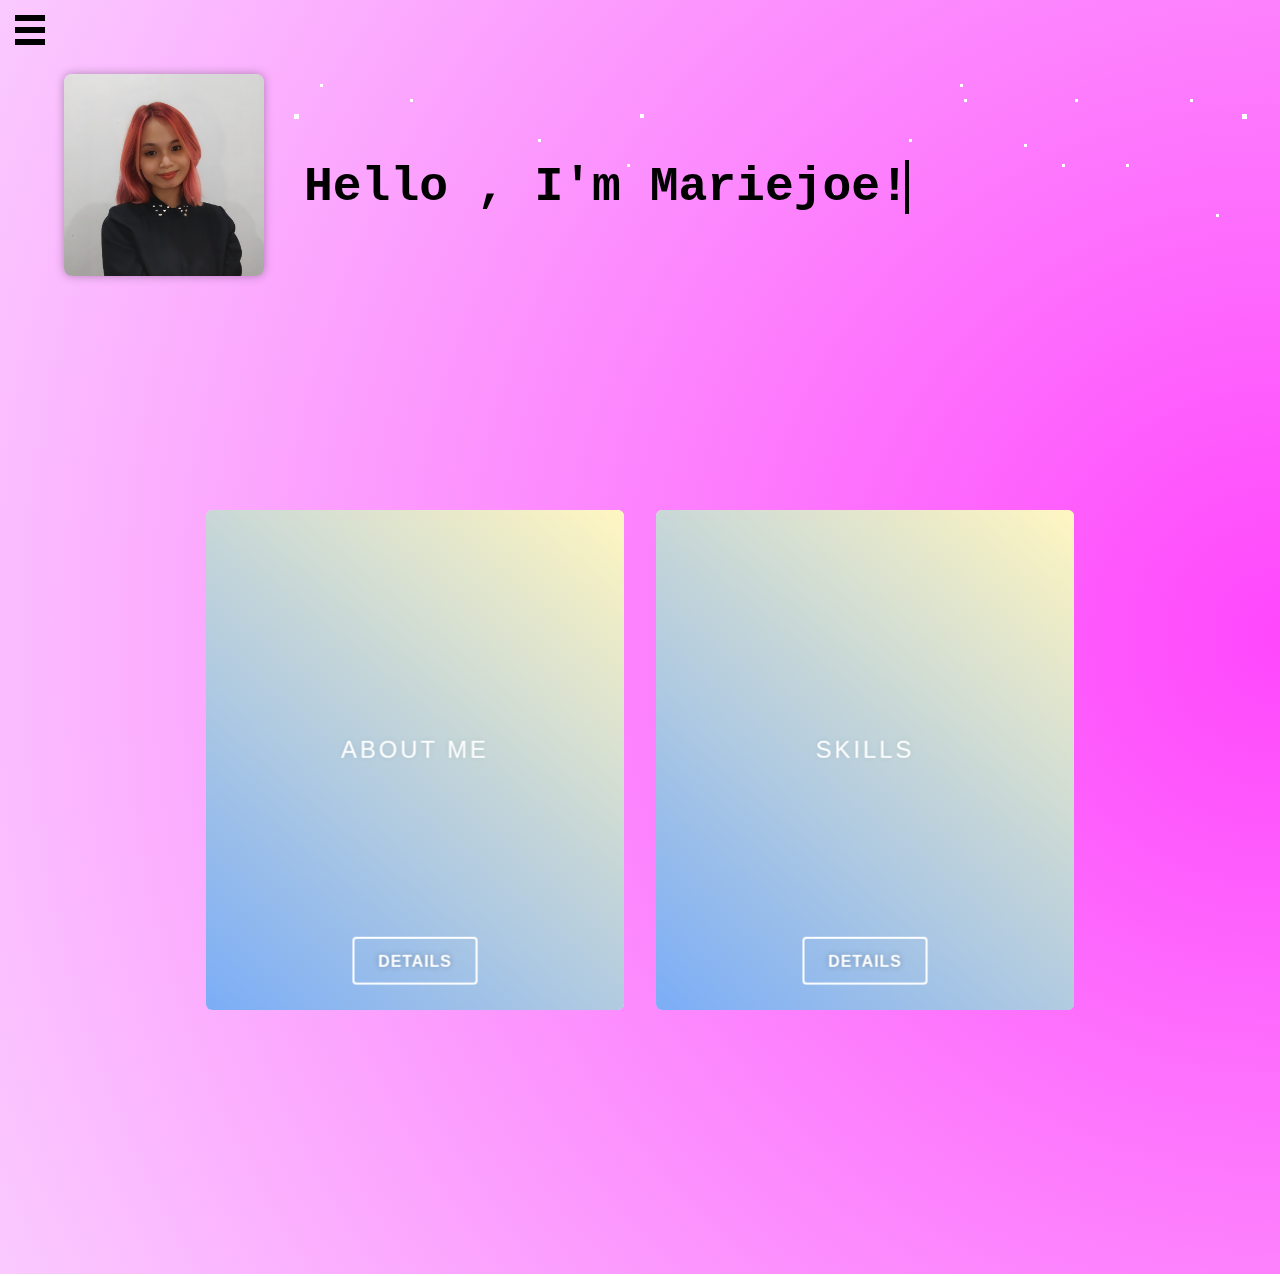
<file: index.html>
<!DOCTYPE html>
<html>
<head>
	<meta charset="utf-8">
	<meta name="viewport" content="width=device-width, initial-scale=1">
	<title>Home | Portfolio</title>
<link rel="stylesheet" type="text/css" href="styles.css">
</head>
<body>


		<ul class="navigation">
	<li class="nav-item"><a href="index.html">Home</a></li>
	<li class="nav-item"><a href="about.html">About</a></li>
	<li class="nav-item"><a href="project.html">Projects</a></li>
	<li class="nav-item"><a href="contact.html">Contact</a></li>
</ul>

<input type="checkbox" id="nav-trigger" class="nav-trigger" />
<label for="nav-trigger"></label>

<div class="site-wrap">

	<div class="cloudPane">
            <div class="stars">
                <div class="star" id="star1"></div>
                <div class="star"></div>
                <div class="star" id="star2"></div>
                <div class="star"></div>
                <div class="star" id="star3"></div>
                <div class="star"></div>
                <div class="star" id="star4"></div>
                <div class="star"></div>  
                <div class="star" id="star5"></div>
                <div class="star"></div>  
                <div class="star" id="star6"></div>
                <div class="star"></div>  
                <div class="star" id="star7"></div>
                <div class="star"></div>  
                <div class="star" id="star8"></div>
                <div class="star"></div>  
                <div class="star" id="star9"></div>
                <div class="star"></div>  
                <div class="star" id="star10"></div>
                 <div class="star"></div> 
                <div class="star" id="star11"></div>
                 <div class="star"></div> 
            </div>
  
            <div class="bigCloud" id="cloud1">
                <div class="largeCircle" id="circ1">
                     
                    <div class="largeCircle" id="circ1shadow"></div>
                </div>
                <div class="middleCircle" id="circ2">
                    <div class="middleCircle" id="circ2shadow"></div>
                </div>
                <div class="middleCircle" id="circ3">
                    <div class="middleCircle" id="circ3shadow"></div>
                </div>
                <div class="smallCircle" id="circ4"></div>
                <div class="smallCircle" id="circ5">
                    <div class="smallCircle" id="circ5shadow"></div>
                </div>
                <div class="smallCircle" id="circ6">
                    <div class="smallCircle" id="circ6shadow"></div>
                </div>
            </div>
            <div class="bigCloud" id="cloud2">
                <div class="largeCircle" id="circ1">
                    <div class="largeCircle" id="circ1shadow"></div>
                </div>
                <div class="middleCircle" id="circ2">
                    <div class="middleCircle" id="circ2shadow"></div>
                </div>
                <div class="middleCircle" id="circ3">
                    <div class="middleCircle" id="circ3shadow"></div>
                </div>
                <div class="smallCircle" id="circ4"></div>
                <div class="smallCircle" id="circ5">
                    <div class="smallCircle" id="circ5shadow"></div>
                </div>
                <div class="smallCircle" id="circ6">
                    <div class="smallCircle" id="circ6shadow"></div>
                </div>
            </div>
  
            <div class="bigCloud" id="cloud3">
                <div class="largeCircle" id="circ1">
                    <div class="largeCircle" id="circ1shadow"></div>
                </div>
                <div class="middleCircle" id="circ2">
                    <div class="middleCircle" id="circ2shadow"></div>
                </div>
                <div class="middleCircle" id="circ3">
                    <div class="middleCircle" id="circ3shadow"></div>
                </div>
                <div class="smallCircle" id="circ4"></div>
                <div class="smallCircle" id="circ5">
                    <div class="smallCircle" id="circ5shadow"></div>
                </div>
                <div class="smallCircle" id="circ6">
                    <div class="smallCircle" id="circ6shadow"></div>
                </div>
            </div>
  
            <div class="bigCloud" id="cloud4">
                <div class="largeCircle" id="circ1">
                    <div class="largeCircle" id="circ1shadow"></div>
                </div>
                <div class="middleCircle" id="circ2">
                    <div class="middleCircle" id="circ2shadow"></div>
                </div>
                <div class="middleCircle" id="circ3">
                    <div class="middleCircle" id="circ3shadow"></div>
                </div>
                <div class="smallCircle" id="circ4"></div>
                <div class="smallCircle" id="circ5">
                    <div class="smallCircle" id="circ5shadow"></div>
                </div>
                <div class="smallCircle" id="circ6">
                    <div class="smallCircle" id="circ6shadow"></div>
                </div>
            </div>
  
            <div class="bigCloud" id="cloud5">
                <div class="largeCircle" id="circ1">
                    <div class="largeCircle" id="circ1shadow"></div>
                </div>
                <div class="middleCircle" id="circ2">
                    <div class="middleCircle" id="circ2shadow"></div>
                </div>
                <div class="middleCircle" id="circ3">
                    <div class="middleCircle" id="circ3shadow"></div>
                </div>
                <div class="smallCircle" id="circ4"></div>
                <div class="smallCircle" id="circ5">
                    <div class="smallCircle" id="circ5shadow"></div>
                </div>
                <div class="smallCircle" id="circ6">
                    <div class="smallCircle" id="circ6shadow"></div>
                </div>
            </div>
  
            <div class="bigCloud" id="cloud6">
                <div class="largeCircle" id="circ1">
                    <div class="largeCircle" id="circ1shadow"></div>
                </div>
                <div class="middleCircle" id="circ2">
                    <div class="middleCircle" id="circ2shadow"></div>
                </div>
                <div class="middleCircle" id="circ3">
                    <div class="middleCircle" id="circ3shadow"></div>
                </div>
                <div class="smallCircle" id="circ4"></div>
                <div class="smallCircle" id="circ5">
                    <div class="smallCircle" id="circ5shadow"></div>
                </div>
                <div class="smallCircle" id="circ6">
                    <div class="smallCircle" id="circ6shadow"></div>
                </div>
            </div>
  
            <div class="bigCloud" id="cloud7">
                <div class="largeCircle" id="circ1">
                    <div class="largeCircle" id="circ1shadow"></div>
                </div>
                <div class="middleCircle" id="circ2">
                    <div class="middleCircle" id="circ2shadow"></div>
                </div>
                <div class="middleCircle" id="circ3">
                    <div class="middleCircle" id="circ3shadow"></div>
                </div>
                <div class="smallCircle" id="circ4"></div>
                <div class="smallCircle" id="circ5">
                    <div class="smallCircle" id="circ5shadow"></div>
                </div>
                <div class="smallCircle" id="circ6">
                    <div class="smallCircle" id="circ6shadow"></div>
                </div>
            </div>
</div>
	
	<img src="pic.jpg" alt="Description of your image" style="width: 100%; height: auto;" align="left">

  <div class="hi">
  <h1>Hello , I'm Mariejoe!</h1>
    </div>



  <div class="wrapper">
        <div class="card">
            <input type="checkbox" id="card1" class="more" aria-hidden="true">
            <div class="content">
                <div class="front" style="background-image: url('https://i.pinimg.com/564x/9a/c6/da/9ac6da7444795b214dd50f20e11cb78a.jpg')">
                    <div class="inner">
                        <h2>About me</h2>
                        <div class="rating">
                            <i class="fas fa-star"></i>
                            <i class="fas fa-star"></i>
                            <i class="fas fa-star"></i>
                            <i class="fas fa-star"></i>
                            <i class="far fa-star"></i>
                        </div>
                        <label for="card1" class="button" aria-hidden="true">
                            Details
                        </label>
                    </div>
                </div>
                <div class="back">
                    <div class="inner">
                        
                        <div class="description">
                            <p> I'm Mariejoe B. Diamzon, a computer science student from the Philippines, I’m investing hours daily to be the best version of myself with a unique mind and happy heart. With a passion for Salesforce, I'm on Trailhead sharpening my skills. Outside of class, you'll find me buried in books or enjoying a good movie.</p>
                        </div>
                        <div class="location">Cavite, Philippines</div>
                        <div class="price"><a href="about.html">Click here to view more</a></div>
                        <label for="card1" class="button return" aria-hidden="true">
                            <i class="fas fa-arrow-left"></i>
                        </label>
                    </div>
                </div>
            </div>
        </div>
        <div class="card">
            <input type="checkbox" id="card2" class="more">
            <div class="content">
                <div class="front" style="background-image: url('https://i.pinimg.com/564x/2b/90/e3/2b90e3a732a18e3849f9fc7248b82656.jpg')">
                    <div class="inner">
                        <h2>Skills</h2>
                        <div class="rating">
                            <i class="fas fa-star"></i>
                            <i class="fas fa-star"></i>
                            <i class="fas fa-star"></i>
                            <i class="fas fa-star-half-alt"></i>
                            <i class="far fa-star"></i>
                        </div>
                        <label for="card2" class="button" aria-hidden="true">
                            Details
                        </label>
                    </div>
                </div>
                <div class="back">
                    <div class="inner">
                        <div class="description">
                            <p>
                                As a computer science student in the Philippines, I've dedicated myself to mastering a wide range of computer-related subjects. With a rigorous schedule of 8 hours of classes each day, I strive to be the best student by cultivating a unique and powerful mind. My passion for knowledge extends beyond the classroom, as I engage in activities like reading and watching movies to broaden my understanding.<br><br>
                                Mastery:
                            </p>
                            <ul>
                                <li>Programming Languages: C++, Java, Python</li>
                                <li>Web Development: HTML, CSS, Javascript</li>
                                <li>Problem Solving</li>
                                <li>Video and Picture Editing</li>
                                <li>Salesforce Development</li>
                            </ul>
                        </div>
                        <div class="location">Software Engineer in the making</div>
                        <label for="card2" class="button return" aria-hidden="true">
                            <i class="fas fa-arrow-left"></i>
                        </label>
                    </div>
                </div>
            </div>
        </div>
        




</body>
</html>
</file>
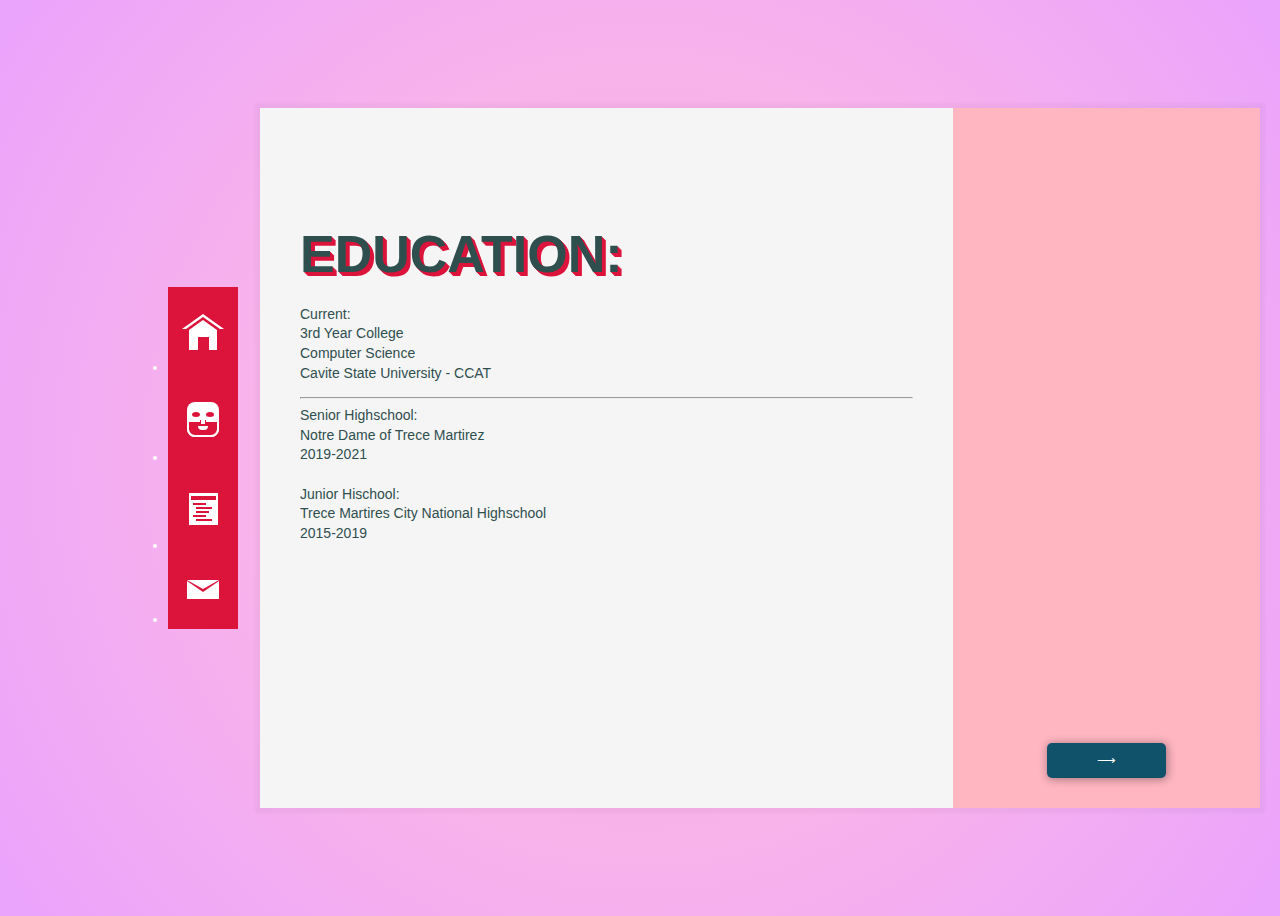
<file: about.html>
<!DOCTYPE html>
<html>
<head>
  <meta charset="utf-8">
  <meta name="viewport" content="width=device-width, initial-scale=1">
  <link rel="stylesheet" type="text/css" href="about.css">
  <title> Aboout Me | Portfolio</title>
</head>
<body>

<div class="icons">
<nav>
  <ul>
    <li>
      <div class="home-icon">
              <a href="index.html">
        <div class="roof">
          <div class="roof-edge"></div>
        </div>
        <div class="front"></div>
      </a>
      </div>
    </li>
    <li>
      <div class="about-icon">
        <a href="about.html">
        <div class="head">
          <div class="eyes"></div>
          <div class="beard"></div>
        </div>
      </a>
      </div>
    </li>
    <li>
      <div class="work-icon">
        <a href="project.html">
        <div class="paper"></div>
        <div class="lines"></div>
        <div class="lines"></div>
        <div class="lines"></div>
      </a>
      </div>
    </li>
    <li>
      <div class="mail-icon">
        <a href="contact.html">
        <div class="mail-base">
          <div class="mail-top"></div>
        </div>
      </a>
      </div>
    </li>
  </ul>
</nav>
</div>

<div class="box-container">
  <div class="box1-content content">
    <h1>EDUCATION:</h1>
    <p>
      Current:<br>
      3rd Year College<br>
      Computer Science<br>
      Cavite State University - CCAT<br><hr>
      Senior Highschool:<br>
      Notre Dame of Trece Martirez<br>
      2019-2021<br><br>
      Junior Hischool:<br>
      Trece Martires City National Highschool<br>
      2015-2019<br>
    </p>
  </div>
  <div class="box1-side">
    <button class="right-button">⟶</button>
  </div>
  <div class="box2-side">
    <button class="left-button">⟵</button>
  </div>
  <div class="box2-content content">
    <h1>ACHIEVEMENTS:</h1>
    <p>
      CERTIFICATES:<br>
      <ul>
        <li><a href="https://www.coursera.org/account/accomplishments/certificate/9UABZ7QF84LR"><b> Python for Data Science, AI & Development</b></a></li>
        <li><a href="https://www.coursera.org/account/accomplishments/records/D7Q7WXTQ4L7Q"><b> Preparing Data for Analysis with Microsoft Excel</b></a></li>
        <li><a href="https://www.coursera.org/account/accomplishments/certificate/CBB7LNS5NP8B"><b> Financial Markets (with honors)</b></a></li>
        <li><a href="https://www.coursera.org/account/accomplishments/records/5AZNPXMKGLQN"><b> Foundations of Cybersecurity</b></a></li>
        <li><a href="https://www.coursera.org/account/accomplishments/records/QPHF8X5WF39G"><b> Foundations of User experience (UX) Design</b></a></li>
        <li><a href="https://www.coursera.org/account/accomplishments/certificate/79FGZYND268X"><b> Leading Teams: Developing as a Leader</b></a></li>
        <li><a href="https://www.coursera.org/account/accomplishments/records/VK5V56KJRA3Q"><b> Understanding Technology and Data</b></a></ul>
        <ul><a href="https://www.linkedin.com/in/mariejoe-diamzon-a28009239/details/certifications/"><b><i> VIEW MORE HERE </i></b></a></ul>
      </ul>
    </p>
  </div>
</div>

  
<script type="text/javascript">
  const container = document.querySelector('.box-container');
const contents = document.querySelectorAll('.content');
const buttons = document.querySelectorAll('button');

buttons.forEach( button => button.addEventListener('click', function() {
  container.classList.toggle('right-open');
}));




</script>
</body>
</html>
</file>
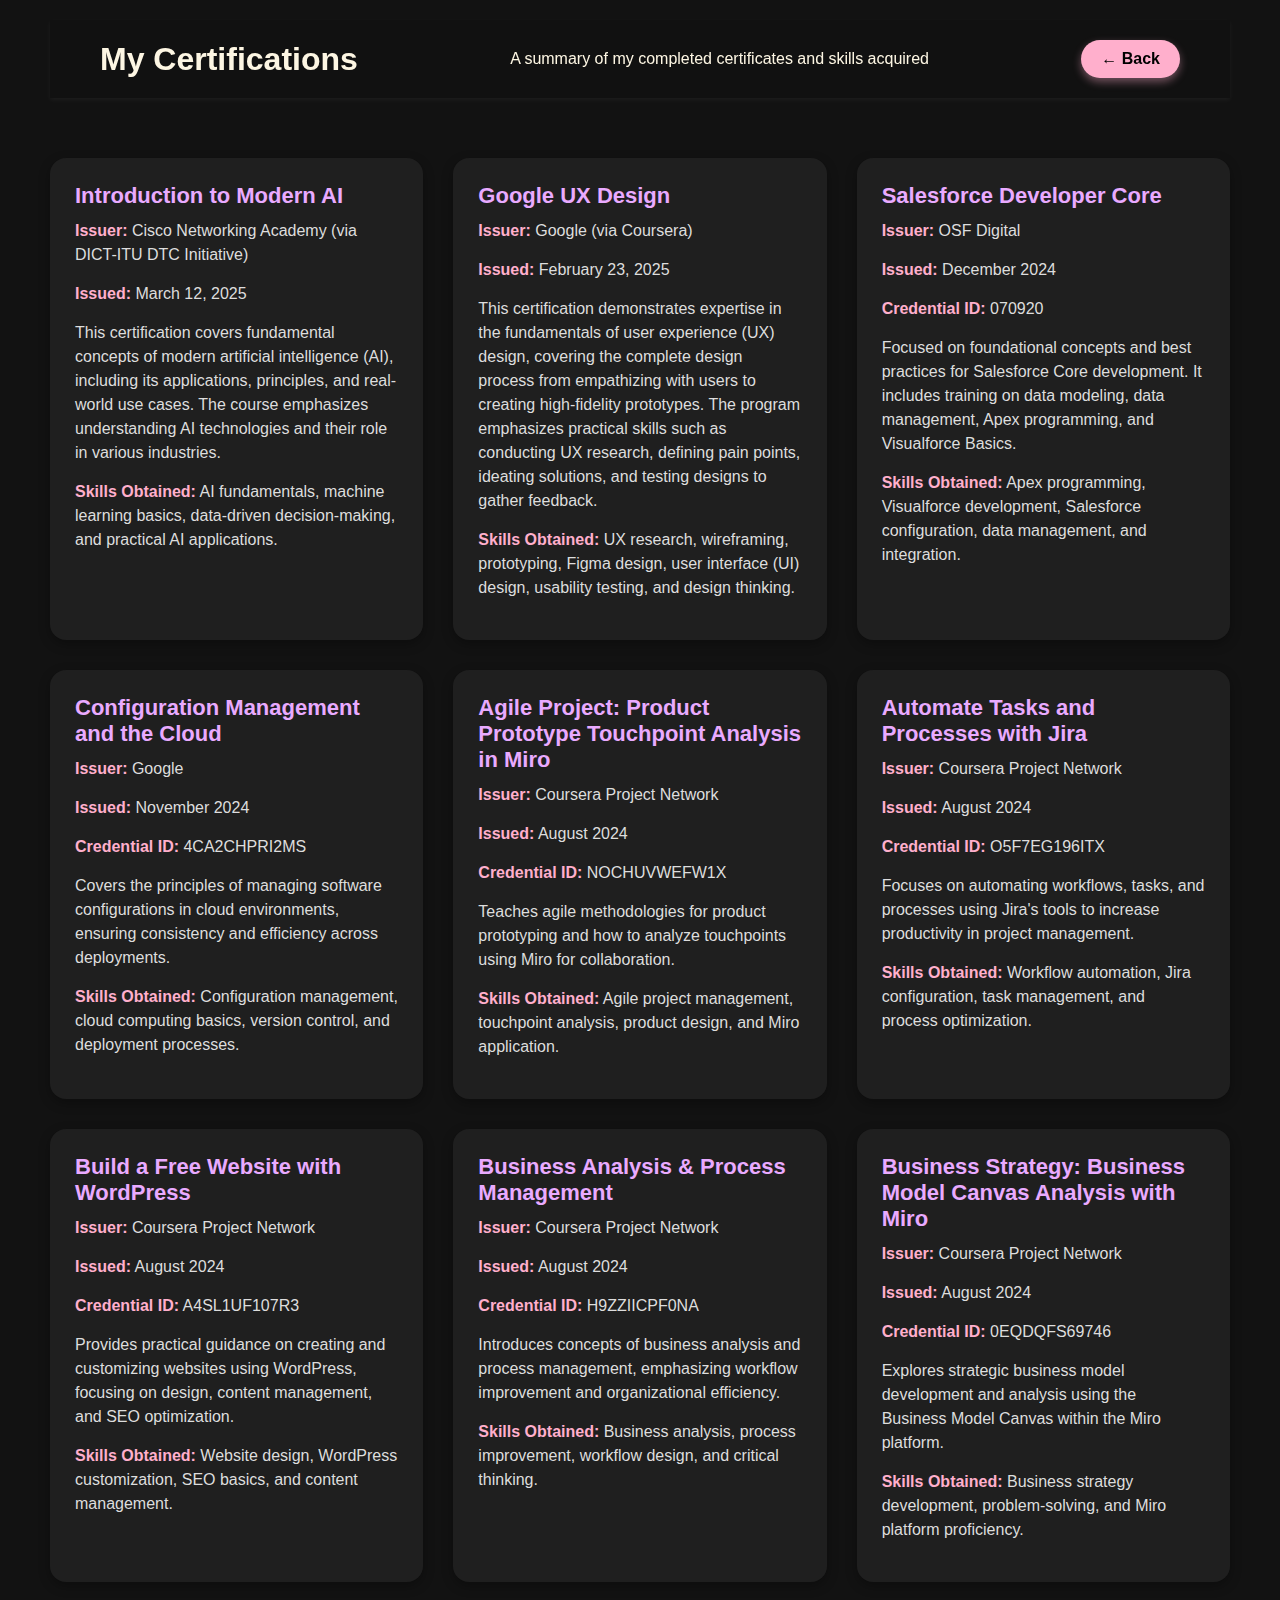
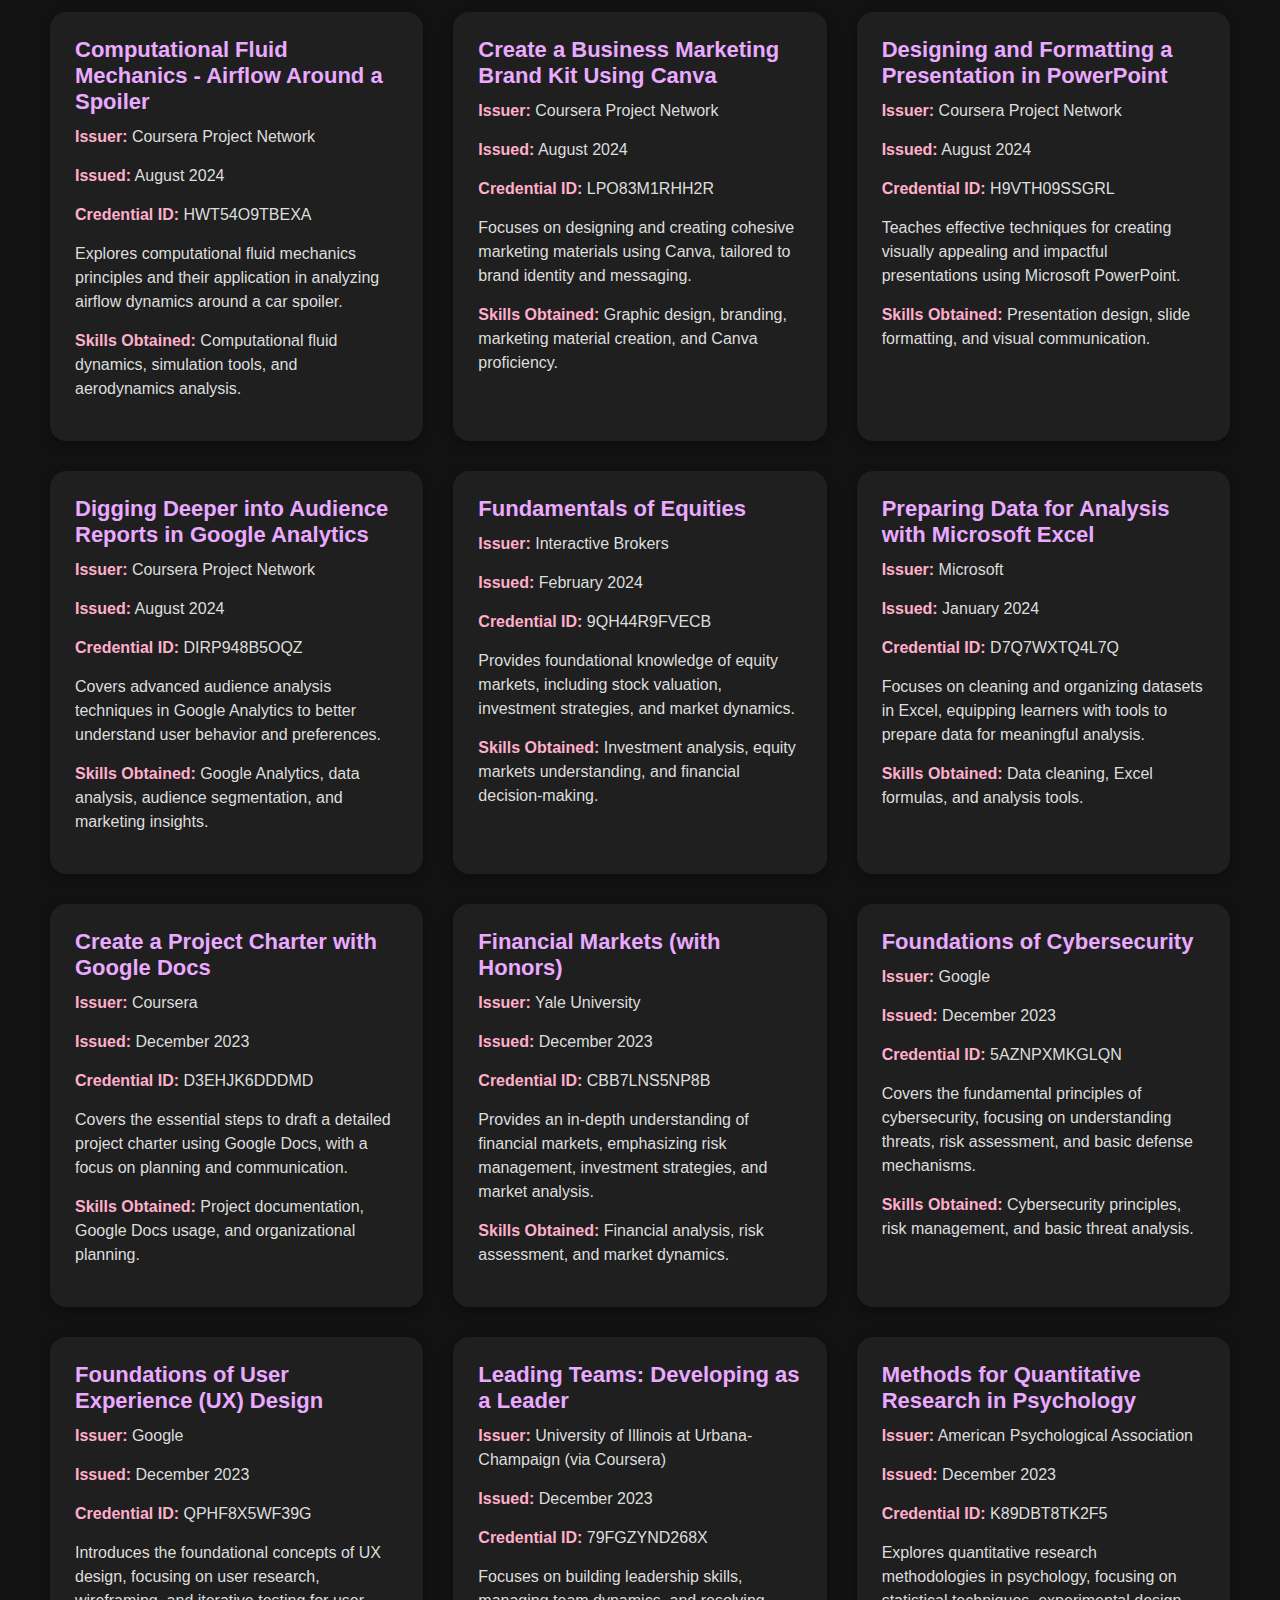
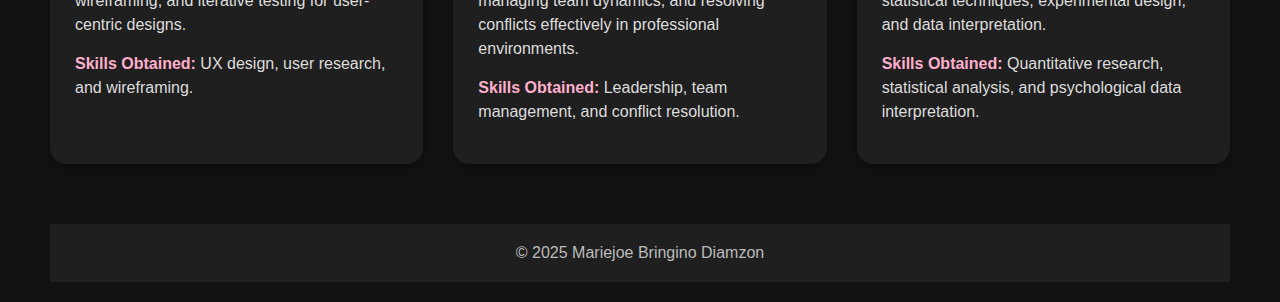
<file: certifications.html>
<!DOCTYPE html>
<html lang="en">
<head>
  <meta charset="UTF-8" />
  <meta name="viewport" content="width=device-width, initial-scale=1" />
  <title>Certifications - Mariejoe</title>
  <link rel="stylesheet" href="certifications.css" />
</head>
<body>
  <header>
    <h1>My Certifications</h1>
    <p>A summary of my completed certificates and skills acquired</p>
    <a href="javascript:history.back()" class="back-button">← Back</a>

  </header>

  <main>
    <section class="certification-list">
        

      <!-- Certificate item example -->
      <article class="certificate">
        <h2>Introduction to Modern AI</h2>
        <p class="issuer"><strong>Issuer:</strong> Cisco Networking Academy (via DICT-ITU DTC Initiative)</p>
        <p class="issued"><strong>Issued:</strong> March 12, 2025</p>
        <p class="about">
          This certification covers fundamental concepts of modern artificial intelligence (AI), including its applications, principles, and real-world use cases. The course emphasizes understanding AI technologies and their role in various industries.
        </p>
        <p class="skills"><strong>Skills Obtained:</strong> AI fundamentals, machine learning basics, data-driven decision-making, and practical AI applications.</p>
      </article>
      
      <article class="certificate">
        <h2>Google UX Design</h2>
        <p class="issuer"><strong>Issuer:</strong> Google (via Coursera)</p>
        <p class="issued"><strong>Issued:</strong> February 23, 2025</p>
        <p class="about">
          This certification demonstrates expertise in the fundamentals of user experience (UX) design, covering the complete design process from empathizing with users to creating high-fidelity prototypes. The program emphasizes practical skills such as conducting UX research, defining pain points, ideating solutions, and testing designs to gather feedback.
        </p>
        <p class="skills"><strong>Skills Obtained:</strong> UX research, wireframing, prototyping, Figma design, user interface (UI) design, usability testing, and design thinking.</p>
      </article>
      
      <article class="certificate">
        <h2>Salesforce Developer Core</h2>
        <p class="issuer"><strong>Issuer:</strong> OSF Digital</p>
        <p class="issued"><strong>Issued:</strong> December 2024</p>
        <p class="credential-id"><strong>Credential ID:</strong> 070920</p>
        <p class="about">
          Focused on foundational concepts and best practices for Salesforce Core development. It includes training on data modeling, data management, Apex programming, and Visualforce Basics.
        </p>
        <p class="skills"><strong>Skills Obtained:</strong> Apex programming, Visualforce development, Salesforce configuration, data management, and integration.</p>
      </article>
      
      <article class="certificate">
        <h2>Configuration Management and the Cloud</h2>
        <p class="issuer"><strong>Issuer:</strong> Google</p>
        <p class="issued"><strong>Issued:</strong> November 2024</p>
        <p class="credential-id"><strong>Credential ID:</strong> 4CA2CHPRI2MS</p>
        <p class="about">
          Covers the principles of managing software configurations in cloud environments, ensuring consistency and efficiency across deployments.
        </p>
        <p class="skills"><strong>Skills Obtained:</strong> Configuration management, cloud computing basics, version control, and deployment processes.</p>
      </article>
      
      <article class="certificate">
        <h2>Agile Project: Product Prototype Touchpoint Analysis in Miro</h2>
        <p class="issuer"><strong>Issuer:</strong> Coursera Project Network</p>
        <p class="issued"><strong>Issued:</strong> August 2024</p>
        <p class="credential-id"><strong>Credential ID:</strong> NOCHUVWEFW1X</p>
        <p class="about">
          Teaches agile methodologies for product prototyping and how to analyze touchpoints using Miro for collaboration.
        </p>
        <p class="skills"><strong>Skills Obtained:</strong> Agile project management, touchpoint analysis, product design, and Miro application.</p>
      </article>
      
      <article class="certificate">
        <h2>Automate Tasks and Processes with Jira</h2>
        <p class="issuer"><strong>Issuer:</strong> Coursera Project Network</p>
        <p class="issued"><strong>Issued:</strong> August 2024</p>
        <p class="credential-id"><strong>Credential ID:</strong> O5F7EG196ITX</p>
        <p class="about">
          Focuses on automating workflows, tasks, and processes using Jira's tools to increase productivity in project management.
        </p>
        <p class="skills"><strong>Skills Obtained:</strong> Workflow automation, Jira configuration, task management, and process optimization.</p>
      </article>
      <article class="certificate">
        <h2>Build a Free Website with WordPress</h2>
        <p class="issuer"><strong>Issuer:</strong> Coursera Project Network</p>
        <p class="issued"><strong>Issued:</strong> August 2024</p>
        <p class="credential-id"><strong>Credential ID:</strong> A4SL1UF107R3</p>
        <p class="about">
          Provides practical guidance on creating and customizing websites using WordPress, focusing on design, content management, and SEO optimization.
        </p>
        <p class="skills"><strong>Skills Obtained:</strong> Website design, WordPress customization, SEO basics, and content management.</p>
      </article>
      
      <article class="certificate">
        <h2>Business Analysis & Process Management</h2>
        <p class="issuer"><strong>Issuer:</strong> Coursera Project Network</p>
        <p class="issued"><strong>Issued:</strong> August 2024</p>
        <p class="credential-id"><strong>Credential ID:</strong> H9ZZIICPF0NA</p>
        <p class="about">
          Introduces concepts of business analysis and process management, emphasizing workflow improvement and organizational efficiency.
        </p>
        <p class="skills"><strong>Skills Obtained:</strong> Business analysis, process improvement, workflow design, and critical thinking.</p>
      </article>
      
      <article class="certificate">
        <h2>Business Strategy: Business Model Canvas Analysis with Miro</h2>
        <p class="issuer"><strong>Issuer:</strong> Coursera Project Network</p>
        <p class="issued"><strong>Issued:</strong> August 2024</p>
        <p class="credential-id"><strong>Credential ID:</strong> 0EQDQFS69746</p>
        <p class="about">
          Explores strategic business model development and analysis using the Business Model Canvas within the Miro platform.
        </p>
        <p class="skills"><strong>Skills Obtained:</strong> Business strategy development, problem-solving, and Miro platform proficiency.</p>
      </article>
      
      <article class="certificate">
        <h2>Computational Fluid Mechanics - Airflow Around a Spoiler</h2>
        <p class="issuer"><strong>Issuer:</strong> Coursera Project Network</p>
        <p class="issued"><strong>Issued:</strong> August 2024</p>
        <p class="credential-id"><strong>Credential ID:</strong> HWT54O9TBEXA</p>
        <p class="about">
          Explores computational fluid mechanics principles and their application in analyzing airflow dynamics around a car spoiler.
        </p>
        <p class="skills"><strong>Skills Obtained:</strong> Computational fluid dynamics, simulation tools, and aerodynamics analysis.</p>
      </article>
      
      <article class="certificate">
        <h2>Create a Business Marketing Brand Kit Using Canva</h2>
        <p class="issuer"><strong>Issuer:</strong> Coursera Project Network</p>
        <p class="issued"><strong>Issued:</strong> August 2024</p>
        <p class="credential-id"><strong>Credential ID:</strong> LPO83M1RHH2R</p>
        <p class="about">
          Focuses on designing and creating cohesive marketing materials using Canva, tailored to brand identity and messaging.
        </p>
        <p class="skills"><strong>Skills Obtained:</strong> Graphic design, branding, marketing material creation, and Canva proficiency.</p>
      </article>
      
      <article class="certificate">
        <h2>Designing and Formatting a Presentation in PowerPoint</h2>
        <p class="issuer"><strong>Issuer:</strong> Coursera Project Network</p>
        <p class="issued"><strong>Issued:</strong> August 2024</p>
        <p class="credential-id"><strong>Credential ID:</strong> H9VTH09SSGRL</p>
        <p class="about">
          Teaches effective techniques for creating visually appealing and impactful presentations using Microsoft PowerPoint.
        </p>
        <p class="skills"><strong>Skills Obtained:</strong> Presentation design, slide formatting, and visual communication.</p>
      </article>
      
      <article class="certificate">
        <h2>Digging Deeper into Audience Reports in Google Analytics</h2>
        <p class="issuer"><strong>Issuer:</strong> Coursera Project Network</p>
        <p class="issued"><strong>Issued:</strong> August 2024</p>
        <p class="credential-id"><strong>Credential ID:</strong> DIRP948B5OQZ</p>
        <p class="about">
          Covers advanced audience analysis techniques in Google Analytics to better understand user behavior and preferences.
        </p>
        <p class="skills"><strong>Skills Obtained:</strong> Google Analytics, data analysis, audience segmentation, and marketing insights.</p>
      </article>
      <article class="certificate">
        <h2>Fundamentals of Equities</h2>
        <p class="issuer"><strong>Issuer:</strong> Interactive Brokers</p>
        <p class="issued"><strong>Issued:</strong> February 2024</p>
        <p class="credential-id"><strong>Credential ID:</strong> 9QH44R9FVECB</p>
        <p class="about">
          Provides foundational knowledge of equity markets, including stock valuation, investment strategies, and market dynamics.
        </p>
        <p class="skills"><strong>Skills Obtained:</strong> Investment analysis, equity markets understanding, and financial decision-making.</p>
      </article>
      
      <article class="certificate">
        <h2>Preparing Data for Analysis with Microsoft Excel</h2>
        <p class="issuer"><strong>Issuer:</strong> Microsoft</p>
        <p class="issued"><strong>Issued:</strong> January 2024</p>
        <p class="credential-id"><strong>Credential ID:</strong> D7Q7WXTQ4L7Q</p>
        <p class="about">
          Focuses on cleaning and organizing datasets in Excel, equipping learners with tools to prepare data for meaningful analysis.
        </p>
        <p class="skills"><strong>Skills Obtained:</strong> Data cleaning, Excel formulas, and analysis tools.</p>
      </article>
      
      <article class="certificate">
        <h2>Create a Project Charter with Google Docs</h2>
        <p class="issuer"><strong>Issuer:</strong> Coursera</p>
        <p class="issued"><strong>Issued:</strong> December 2023</p>
        <p class="credential-id"><strong>Credential ID:</strong> D3EHJK6DDDMD</p>
        <p class="about">
          Covers the essential steps to draft a detailed project charter using Google Docs, with a focus on planning and communication.
        </p>
        <p class="skills"><strong>Skills Obtained:</strong> Project documentation, Google Docs usage, and organizational planning.</p>
      </article>
      
      <article class="certificate">
        <h2>Financial Markets (with Honors)</h2>
        <p class="issuer"><strong>Issuer:</strong> Yale University</p>
        <p class="issued"><strong>Issued:</strong> December 2023</p>
        <p class="credential-id"><strong>Credential ID:</strong> CBB7LNS5NP8B</p>
        <p class="about">
          Provides an in-depth understanding of financial markets, emphasizing risk management, investment strategies, and market analysis.
        </p>
        <p class="skills"><strong>Skills Obtained:</strong> Financial analysis, risk assessment, and market dynamics.</p>
      </article>
      
      <article class="certificate">
        <h2>Foundations of Cybersecurity</h2>
        <p class="issuer"><strong>Issuer:</strong> Google</p>
        <p class="issued"><strong>Issued:</strong> December 2023</p>
        <p class="credential-id"><strong>Credential ID:</strong> 5AZNPXMKGLQN</p>
        <p class="about">
          Covers the fundamental principles of cybersecurity, focusing on understanding threats, risk assessment, and basic defense mechanisms.
        </p>
        <p class="skills"><strong>Skills Obtained:</strong> Cybersecurity principles, risk management, and basic threat analysis.</p>
      </article>
      
      <article class="certificate">
        <h2>Foundations of User Experience (UX) Design</h2>
        <p class="issuer"><strong>Issuer:</strong> Google</p>
        <p class="issued"><strong>Issued:</strong> December 2023</p>
        <p class="credential-id"><strong>Credential ID:</strong> QPHF8X5WF39G</p>
        <p class="about">
          Introduces the foundational concepts of UX design, focusing on user research, wireframing, and iterative testing for user-centric designs.
        </p>
        <p class="skills"><strong>Skills Obtained:</strong> UX design, user research, and wireframing.</p>
      </article>
      
      <article class="certificate">
        <h2>Leading Teams: Developing as a Leader</h2>
        <p class="issuer"><strong>Issuer:</strong> University of Illinois at Urbana-Champaign (via Coursera)</p>
        <p class="issued"><strong>Issued:</strong> December 2023</p>
        <p class="credential-id"><strong>Credential ID:</strong> 79FGZYND268X</p>
        <p class="about">
          Focuses on building leadership skills, managing team dynamics, and resolving conflicts effectively in professional environments.
        </p>
        <p class="skills"><strong>Skills Obtained:</strong> Leadership, team management, and conflict resolution.</p>
      </article>
      
      <article class="certificate">
        <h2>Methods for Quantitative Research in Psychology</h2>
        <p class="issuer"><strong>Issuer:</strong> American Psychological Association</p>
        <p class="issued"><strong>Issued:</strong> December 2023</p>
        <p class="credential-id"><strong>Credential ID:</strong> K89DBT8TK2F5</p>
        <p class="about">
          Explores quantitative research methodologies in psychology, focusing on statistical techniques, experimental design, and data interpretation.
        </p>
        <p class="skills"><strong>Skills Obtained:</strong> Quantitative research, statistical analysis, and psychological data interpretation.</p>
      </article>
                  

      <!-- Repeat similarly for all other certificates -->

    </section>
  </main>

  <footer>
    <p>© 2025 Mariejoe Bringino Diamzon</p>
  </footer>
</body>
</html>
</file>
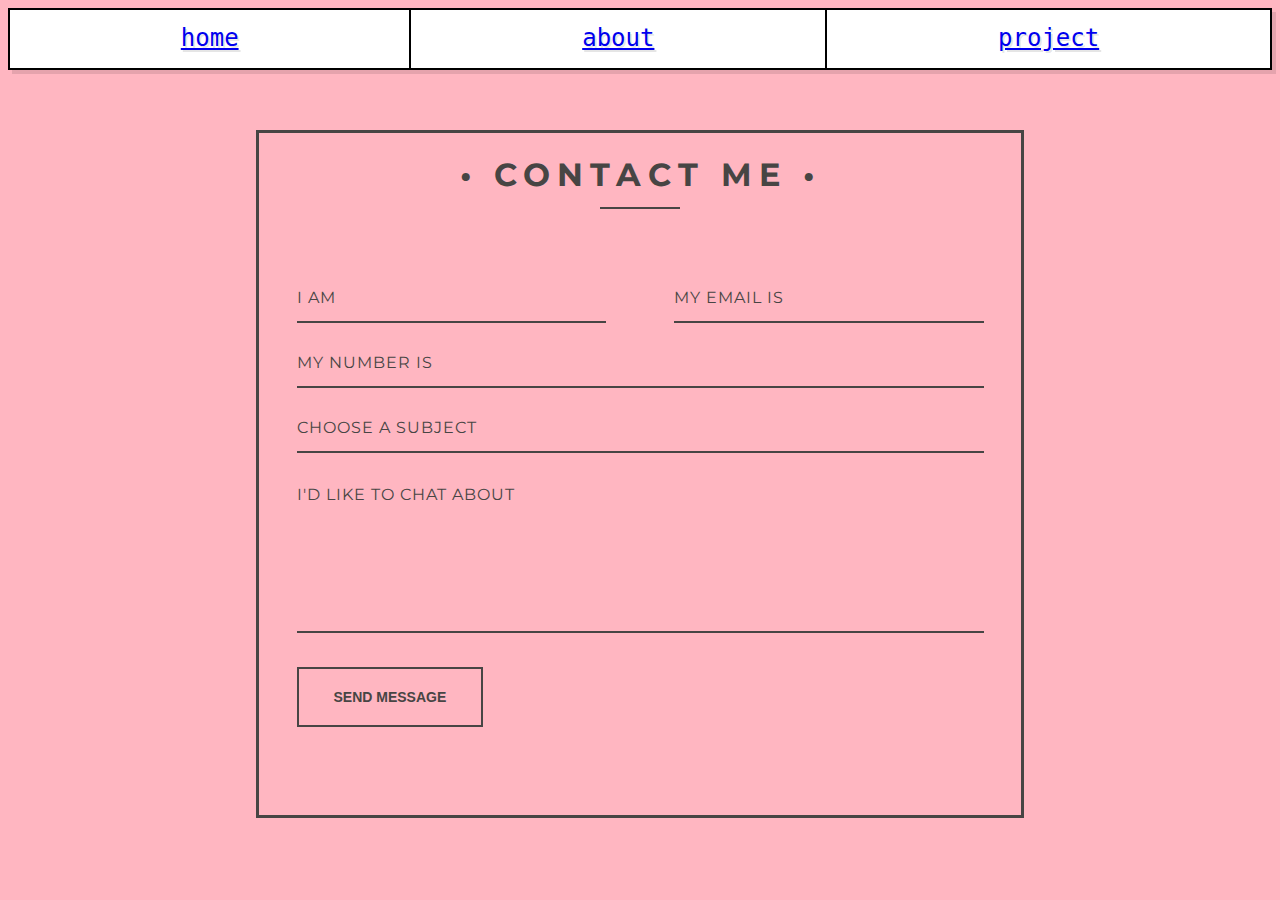
<file: contact.html>
<!DOCTYPE html>
<html>
<head>
	<meta charset="utf-8">
	<meta name="viewport" content="width=device-width, initial-scale=1">
	<link rel="stylesheet" href="contact.css">
	<title>Contact Me</title>
</head>
<body>



<div class="multi-button">
  <button> <a href="index.html"> Home </a></button>
  <button><a href="about.html">About</a></button>
  <button><a href="project.html">Project</a></button>
</div>


	<div id="container">
  <h1>&bull; Contact me &bull;</h1>
  <div class="underline">
  </div>
  <div class="icon_wrapper">
  </div>
  <form ction="mailto:diamzonmariejoeb@gmail.com" method="post" id="contact_form">
    <div class="name">
      <label for="name"></label>
      <input type="text" placeholder="I am" name="name" id="name_input" required>
    </div>
    <div class="email">
      <label for="email"></label>
      <input type="email" placeholder="My email is" name="email" id="email_input" required>
    </div>
    <div class="telephone">
      <label for="name"></label>
      <input type="text" placeholder="My number is" name="telephone" id="telephone_input" required>
    </div>
    <div class="subject">
      <label for="subject"></label>
      <select placeholder="Subject line" name="subject" id="subject_input" required>
        <option disabled hidden selected>Choose a subject</option>
        <option>I'd like to discuss a project</option>
        <option>I have a question to ask</option>
        <option>Let's explore a proposal</option>
      </select>
    </div>
    <div class="message">
      <label for="message"></label>
      <textarea name="message" placeholder="I'd like to chat about" id="message_input" cols="30" rows="5" required></textarea>
    </div>
    <div class="submit">
       <input type="submit" value="Send Message" id="form_button" onclick="showAlert()" />
      </div>
  </form><!-- // End form -->
</div>


 <script>
    function showAlert() {
      alert("Message delivered!");
    }
  </script>
</body>
</html>
</file>
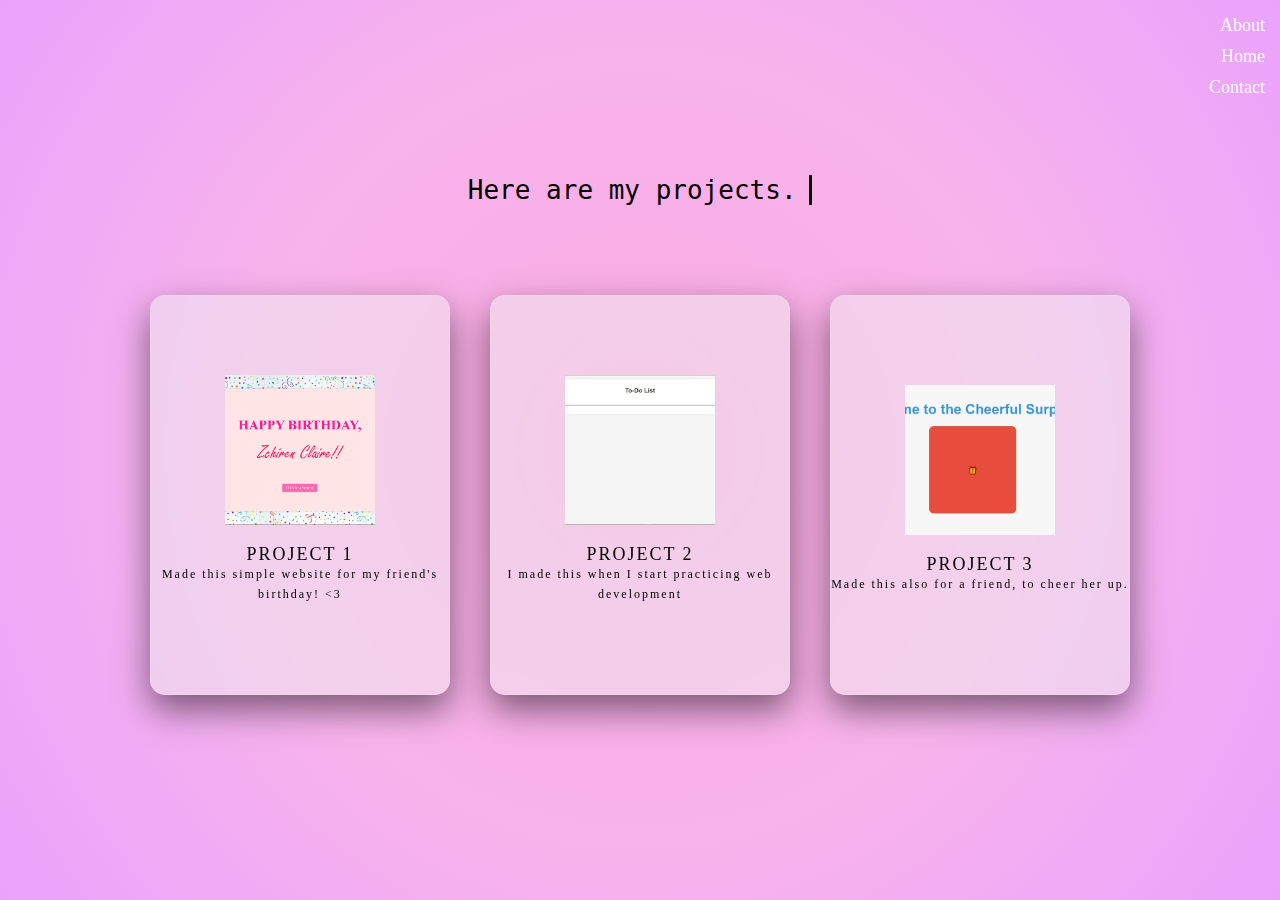
<file: project.html>
<ht<!DOCTYPE html>
<html lang="en">
<head>
    <meta charset="utf-8">
    <meta name="viewport" content="width=device-width, initial-scale=1">
    <link rel="stylesheet" href="project.css">
    <title>Projects</title>
</head>
<body>

<div class="navbar">
    <a href="about.html">About</a>
    <a href="index.html">Home</a>
    <a href="contact.html">Contact</a>
</div>



    <section>

    	<div class="wrapper">


		    <div class="typing-demo">
		      Here are my projects.
		    </div>
		</div>

        <div class="container">
            <!-- Project 1 -->
            <a href="https://mariejoed.github.io/zchiren/" class="card-link">
                <div class="card">	
                    <div class="content">
                        <div class="imgBx">
                            <img src="proj1.jpg" alt="Project 1 Image">
                        </div>
                        <div class="contentBx">
                            <h3>Project 1<br><span>Made this simple website for my friend's birthday! <3</span></h3>
                        </div>
                    </div>
                    <ul class="sci">
                        <li>
                            <a href="https://mariejoed.github.io/zchiren/">Click to View</a>
                        </li>
                    </ul>
                </div>
            </a>

            <!-- Project 2 -->
            <a href="https://mariejoed.github.io/to-do-list/" class="card-link">
                <div class="card">
                    <div class="content">
                        <div class="imgBx">
                            <img src="proj2.jpg" alt="Project 2 Image">
                        </div>
                        <div class="contentBx">
                            <h3>Project 2<br><span> I made this when I start practicing web development</span></h3>
                        </div>
                    </div>
                    <ul class="sci">
                        <li>
                            <a href="https://mariejoed.github.io/to-do-list/">Click Here to View</a>
                        </li>
                    </ul>
                </div>
            </a>

            <!-- Project 3 -->
            <a href="https://mariejoed.github.io/Surprise-Message/" class="card-link">
                <div class="card">
                    <div class="content">
                        <div class="imgBx">
                            <img src="proj3.jpg" alt="Project 3 Image">
                        </div>
                        <div class="contentBx">
                            <h3>Project 3<br><span> Made this also for a friend, to cheer her up. </span></h3>
                        </div>
                    </div>
                    <ul class="sci">
                        <li>
                            <a href="https://mariejoed.github.io/Surprise-Message/">Click Here to View</a>
                        </li>
                    </ul>
                </div>
            </a>
        </div>
    </section>

<script>
    // JavaScript for responsive navigation and smooth scrolling
    const navbar = document.querySelector('.navbar');
    const menuToggle = document.querySelector('.menu-toggle');

    menuToggle.addEventListener('click', () => {
        navbar.classList.toggle('show');
    });

    document.querySelectorAll('.navbar a').forEach(link => {
        link.addEventListener('click', (e) => {
            e.preventDefault();
            const targetId = link.getAttribute('href').substring(1);
            const targetElement = document.getElementById(targetId);

            if (targetElement) {
                window.scrollTo({
                    top: targetElement.offsetTop - navbar.clientHeight,
                    behavior: 'smooth'
                });
            }

            navbar.classList.remove('show');
        });
    });
</script>

</body>
</html>
</file>
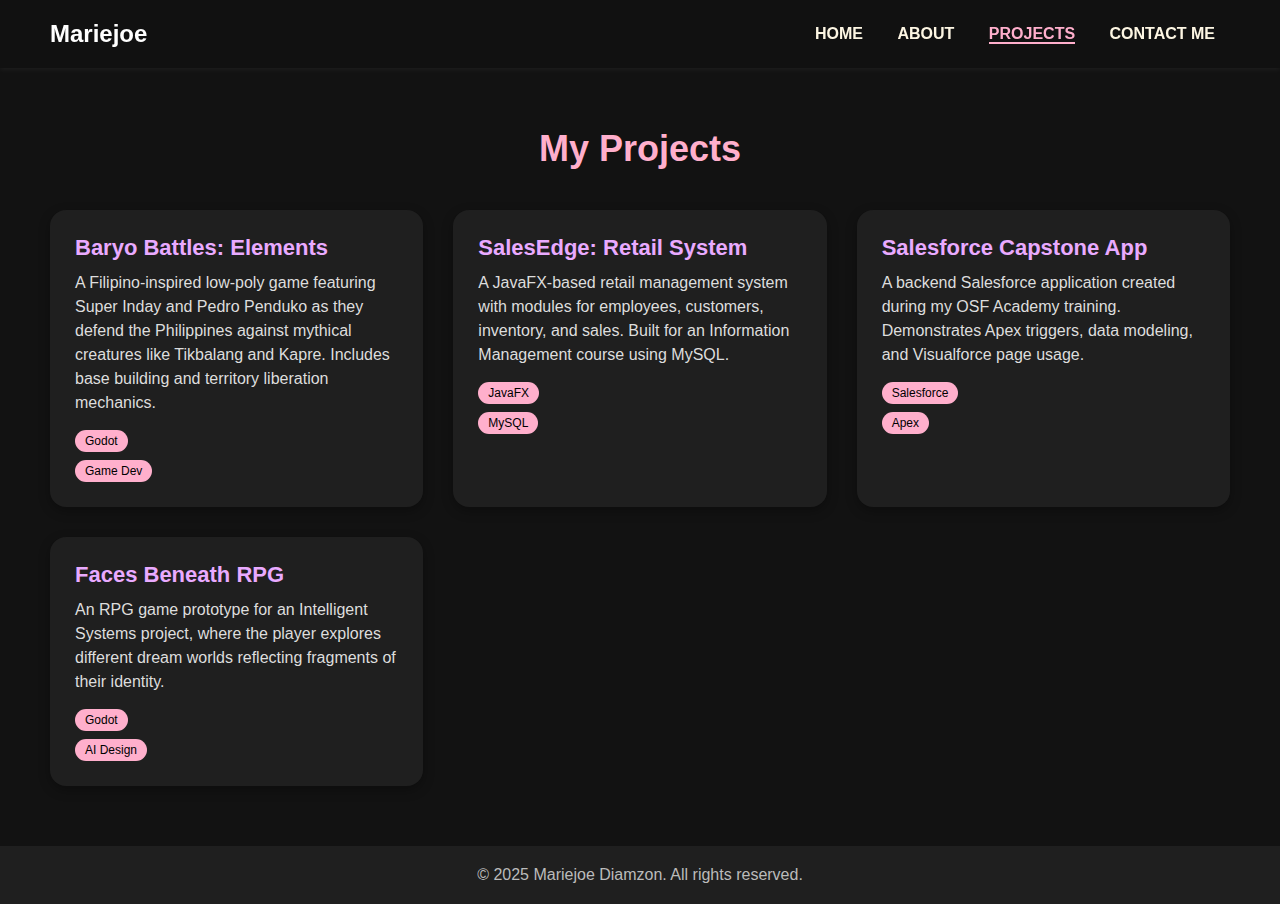
<file: projects.html>
<!DOCTYPE html>
<html lang="en">
<head>
  <meta charset="UTF-8" />
  <meta name="viewport" content="width=device-width, initial-scale=1.0" />
  <title>Projects | Mariejoe B. Diamzon</title>
  <link rel="stylesheet" href="projects.css" />
</head>
<body>
  <header>
    <div class="logo">Mariejoe</div>
    <nav>
      <a href="index.html">HOME</a>
      <a href="about.html">ABOUT</a>
      <a href="projects.html" class="active">PROJECTS</a>
      <a href="contact.html">CONTACT ME</a>
    </nav>
  </header>

  <main class="projects-section">
    <h1>My Projects</h1>
    <div class="projects-grid">
      <div class="project-card">
        <h2>Baryo Battles: Elements</h2>
        <p>A Filipino-inspired low-poly game featuring Super Inday and Pedro Penduko as they defend the Philippines against mythical creatures like Tikbalang and Kapre. Includes base building and territory liberation mechanics.</p>
        <span class="tag">Godot</span>
        <span class="tag">Game Dev</span>
      </div>

      <div class="project-card">
        <h2>SalesEdge: Retail System</h2>
        <p>A JavaFX-based retail management system with modules for employees, customers, inventory, and sales. Built for an Information Management course using MySQL.</p>
        <span class="tag">JavaFX</span>
        <span class="tag">MySQL</span>
      </div>

      <div class="project-card">
        <h2>Salesforce Capstone App</h2>
        <p>A backend Salesforce application created during my OSF Academy training. Demonstrates Apex triggers, data modeling, and Visualforce page usage.</p>
        <span class="tag">Salesforce</span>
        <span class="tag">Apex</span>
      </div>

      <div class="project-card">
        <h2>Faces Beneath RPG</h2>
        <p>An RPG game prototype for an Intelligent Systems project, where the player explores different dream worlds reflecting fragments of their identity.</p>
        <span class="tag">Godot</span>
        <span class="tag">AI Design</span>
      </div>
    </div>
  </main>

  <footer>
    <p>© 2025 Mariejoe Diamzon. All rights reserved.</p>
  </footer>
</body>
</html>
</file>
<file: styles.css>
*{
  box-sizing: border-box;
}

@media only screen and (max-width: 600px) { body { font-size: 14px; } }
/* Navigation Menu - Background */
.navigation {
  /* critical sizing and position styles */
  width: 100%;
  height: 100%;
  position: fixed;
  top: 0;
  right: 0;
  bottom: 0;
  left: 0;
  z-index: 0;
  
  /* non-critical appearance styles */
  list-style: none;
  background: #111;
}

/* Navigation Menu - List items */
.nav-item {
  /* non-critical appearance styles */
  width: 200px;
  border-top: 1px solid #111;
  border-bottom: 1px solid #000;
}

.nav-item a {
  /* non-critical appearance styles */
  display: block;
  padding: 1em;
  background: linear-gradient(135deg, rgba(0,0,0,0) 0%,rgba(0,0,0,0.65) 100%);
  color: white;
  font-size: 1.2em;
  text-decoration: none;
  transition: color 0.2s, background 0.5s;
}

.nav-item a:hover {
  color: #c74438;
  background: linear-gradient(135deg, rgba(0,0,0,0) 0%,rgba(75,20,20,0.65) 100%);
}

/* Site Wrapper - Everything that isn't navigation */
.site-wrap {
  /* Critical position and size styles */
  min-height: 100%;
  min-width: 100%;
  background-color: white; /* Needs a background or else the nav will show through */
  position: relative;
  top: 0;
  bottom: 100%;
  left: 0;
  z-index: 1;

  
  /* non-critical apperance styles */
  padding: 4em;
  background: #ff47fc;
background: -webkit-radial-gradient(circle, #ff47fc 0%, #facaff 100%);
background: radial-gradient(circle, #ff47fc 0%, #facaff 100%);


  background-size: 200%;
}

.site-wrap img {
    display: block;
    margin: 10px auto; /* Center the image with some margin */
    max-width: 200px; /* Set a larger maximum width for the image */
    height: auto; /* Allow the height to adjust to maintain aspect ratio */
    width: 50%; /* Make the image fill its container width */
    border-radius: 8px; /* Optional: Add rounded corners to the image */
    box-shadow: 0 0 10px rgba(0, 0, 0, 0.3); /* Optional: Add a subtle box shadow */
}/* Nav Trigger */
.nav-trigger {
  /* critical styles - hide the checkbox input */
  position: absolute;
  clip: rect(0, 0, 0, 0);
}

label[for="nav-trigger"] {
  /* critical positioning styles */
  position: fixed;
  left: 15px; top: 15px;
  z-index: 2;
  
  /* non-critical apperance styles */
  height: 30px;
  width: 30px;
  cursor: pointer;
  background-image: url("data:image/svg+xml;utf8,<svg xmlns='http://www.w3.org/2000/svg' xmlns:xlink='http://www.w3.org/1999/xlink' version='1.1' x='0px' y='0px' width='30px' height='30px' viewBox='0 0 30 30' enable-background='new 0 0 30 30' xml:space='preserve'><rect width='30' height='6'/><rect y='24' width='30' height='6'/><rect y='12' width='30' height='6'/></svg>");
  background-size: contain;
}

/* Make the Magic Happen */
.nav-trigger + label, .site-wrap {
  transition: left 0.2s;
}

.nav-trigger:checked + label {
  left: 215px;
}

.nav-trigger:checked ~ .site-wrap {
  left: 200px;
  box-shadow: 0 0 5px 5px rgba(0,0,0,0.5);
}

body {
  /* Without this, the body has excess horizontal scroll when the menu is open */
  overflow-x: hidden;
}

/* Additional non-critical styles */

 p {
  max-width: 600px;
  margin: 0 auto 1em;
}

code {
  padding: 2px;
  background: #ddd;
}

/* Micro reset */
*,*:before,*:after{-webkit-box-sizing:border-box;-moz-box-sizing:border-box;box-sizing:border-box;margin:0;padding:0;}
html, body { height: 100%; width: 100%; font-family: Helvetica, Arial, sans-serif; }


/* moving text*/
@-webkit-keyframes typing { from { width: 0; } }
@-webkit-keyframes blink-caret { 50% { border-color: transparent; } }

.hi h1 { 
  font: bold 300% Consolas, Monaco, monospace;
  border-right: .1em solid black;
  width: 16.5em; 
  width: 21ch;
  margin: 2em 5em;
  white-space: nowrap;
  overflow: hidden;
  -webkit-animation: typing 2s steps(21, end),
             blink-caret .5s step-end infinite alternate;
}
$accent-color: #355cc9;

* {
  box-sizing: border-box;
}


.wrapper {
  display: flex;
  justify-content: space-around; /* Center the cards horizontally */
  align-items: center; /* Center the cards vertically */
  height: 100vh; /* Set the height to 100% of the viewport height */
  margin: 0 auto;
  max-width: 900px;
}
.card {
  width: 500px; /* Adjust the width as needed */
  height: 500px;
  perspective: 1500px;
  box-sizing: border-box;
  display: inline-block;
  margin: 1em;
  vertical-align: top;
   justify-content: center; /* Center the cards horizontally */
  align-items: center;
  .content {
    position: relative;
    width: 100%;
    height: 100%;
    transform-style: preserve-3d;
    transition: transform 0.8s cubic-bezier(0.75, 0, 0.85, 1);
  }
}

.more {
  display: none;

  &:checked ~ .content {
    transform: rotateY(180deg);
  }
}

.front,
.back {
  position: absolute;
  top: 0;
  left: 0;
  width: 100%;
  height: 100%;
  backface-visibility: hidden;
  transform-style: preserve-3d;
  border-radius: 6px;

  .inner {
    height: 100%;
    display: grid;
    padding: 1.5em;
    transform: translateZ(80px) scale(0.94);
  }
}

.front {
  background-color: #fff;
  background-size: cover;
  background-position: center center;
  &:after {
    content: '';
    position: absolute;
    top: 0;
    left: 0;
    width: 100%;
    height: 100%;
    display: block;
    border-radius: 6px;
    backface-visibility: hidden;
    background: linear-gradient(
      40deg,
      rgba(67, 138, 243, 0.7),
      rgba(255, 242, 166, 0.7)
    );
  }
  .inner {
    grid-template-rows: 5fr 1fr 1fr 2fr 1fr;
    justify-items: center;
  }

  h2 {
    grid-row: 2;
    margin-bottom: 0.3em;
    text-transform: uppercase;
    letter-spacing: 3px;
    color: #fff;
    font-weight: 500;
    text-shadow: 0 0 6px rgba(0, 0, 0, 0.1);
  }

  .rating {
    grid-row: 3;
    color: rgba(255, 255, 255, 0.8);
    font-size: 14px;
    display: flex;
    flex-flow: row nowrap;
    i {
      margin: 0 1px;
    }
  }
}

.back {
  transform: rotateY(180deg);
  background-color: #fff;
  border: 2px solid rgb(240, 240, 240);
  .inner {
    grid-template-rows: 1fr 2fr 1fr 2fr 14fr 1fr 1fr;
    grid-template-columns: repeat(4, auto);
    grid-column-gap: 0.8em;
    justify-items: center;
  }

  .info {
    position: relative;
    display: flex;
    align-items: center;
    color: $accent-color;
    grid-row: 3;
    &:not(:first-of-type):before {
      content: '';
      position: absolute;
      left: -0.9em;
      height: 18px;
      width: 1px;
      background-color: #ccc;
    }
    span {
      font-size: 2em;
      font-weight: 700;
    }
    i {
      &:before {
        background: linear-gradient(40deg, $accent-color, rgb(67, 138, 243));

        -webkit-text-fill-color: transparent;
        -webkit-background-clip: text;
      }
      font-size: 1.2em;
    }
    .icon {
      margin-left: 0.3em;
      span {
        display: block;
        margin-top: -0.25em;
        font-size: 0.8em;
        font-weight: 600;
        white-space: nowrap;
      }
    }
  }

  .description {
    grid-row: 5;
    grid-column: 1/-1;
    font-size: 0.86em;
    border-radius: 5px;
    font-weight: 600;
    line-height: 1.4em;
    overflow: auto;
    color: $accent-color;
    padding-right: 10px;
  }

  .location,
  .price {
    font-weight: 600;
    color: $accent-color;
    grid-row: 1;
    font-size: 0.86em;
  }

  .location {
    grid-column: 1/3;
    justify-self: left;
  }

  .price {
    grid-column: 3/-1;
    justify-self: right;
  }

  .button {
    grid-column: 1/-1;
    justify-self: center;
  }
}

.button {
  grid-row: -1;
  text-transform: uppercase;
  letter-spacing: 1px;
  font-weight: 600;
  cursor: pointer;
  display: block;
  padding: 0 1.5em;
  height: 3em;
  line-height: 2.9em;
  min-width: 3em;
  background-color: transparent;
  border: solid 2px #fff;
  color: #fff;
  border-radius: 4px;
  text-align: center;
  left: 50%;
  backface-visibility: hidden;
  transition: 0.3s ease-in-out;
  text-shadow: 0 0 6px rgba(0, 0, 0, 0.3);

  &:hover {
    background-color: #fff;
    box-shadow: 0 0 50px rgba(0, 0, 0, 0.5);
    text-shadow: none;
    color: $accent-color;
  }

  &.return {
    line-height: 3em;
    color: $accent-color;
    border-color: $accent-color;
    text-shadow: none;
    &:hover {
      background-color: $accent-color;
      color: #fff;
      box-shadow: none;
    }
  }
}

::-webkit-scrollbar {
  width: 5px;
}
::-webkit-scrollbar-track {
  background: #f1f1f1;
}
::-webkit-scrollbar-thumb {
  background: lighten($accent-color, 20%);
}
::-webkit-scrollbar-thumb:hover {
  background: $accent-color;
}


html, body {
    min-height: 100%;

}
body {
    width: 100%;
    height:100%;
    padding: 0;
    margin: 0;
}
.cloudPane {
    position: fixed;
    width: 100%;
    height: 100%;
    z-index: -1; /* Place the clouds behind other elements */
}
/*main divs*/
.infoPane {
    width: 1200px;
    height: 3000px;
    margin: 0 auto;
    position: relative;
    background: white;
    box-shadow: 0px 0px 20px 5px rgba(0, 0, 0, .3);
    overflow: hidden;
    z-index: -5;
}


/*cloud position*/
 #cloud1 {
    opacity: .9;
    top:50px;
    left: 120%;
    -webkit-transform: scale(1.2);
    -moz-transform: scale(1.2);
    transform: scale(1.2);
    -moz-animation: drift 25s;
    -moz-animation-timing-function: linear;
    -moz-animation-iteration-count: infinite;
    -moz-animation-delay: 8s;
    -webkit-animation: drift 25s;
    -webkit-animation-timing-function: linear;
    -webkit-animation-iteration-count: infinite;
    -webkit-animation-delay: 8s;
    animation: drift 25s;
    animation-timing-function: linear;
    animation-iteration-count: infinite;
    animation-delay: 8s;
    z-index:2;
}
#circ1 p {
    color: #B3DAE6;
    font-size: 40px;
    font-family: helvetica;
    position: absolute;
    top: 5px;
    left: -10px;
}
#cloud2 {
    opacity: .8;
    top:40px;
    left: 120%;
    -webkit-transform: scale(.7);
    -moz-transform: scale(.7);
    transform: scale(.7);
    -moz-animation: drift 50s;
    -moz-animation-timing-function: linear;
    -moz-animation-iteration-count: infinite;
    -webkit-animation: drift 50s;
    -webkit-animation-timing-function: linear;
    -webkit-animation-iteration-count: infinite;
    animation: drift 50s;
    animation-timing-function: linear;
    animation-iteration-count: infinite;
    z-index: 1;
}
#cloud3 {
    opacity: 0;
    top:20px;
    left: 50%;
    -webkit-transform: scale(.35);
    -moz-transform: scale(.35);
    transform: scale(.35);
    -moz-animation: driftBg 70s;
    -moz-animation-timing-function: linear;
    -webkit-animation: driftBg 70s;
    -webkit-animation-timing-function: linear;
    animation: driftBg 70s;
    animation-timing-function: linear;
    z-index: 0;
}
#cloud4 {
    opacity: 0;
    top:50px;
    left: 20%;
    -webkit-transform: scale(.40, .45);
    -moz-transform: scale(.40, .45);
    transform: scale(.40, .45);
    -moz-animation: driftBg2 60s;
    -moz-animation-timing-function: linear;
    -webkit-animation: driftBg2 60s;
    -webkit-animation-timing-function: linear;
    animation: driftBg2 60s;
    animation-timing-function: linear;
    z-index: 0;
}
#cloud5 {
    opacity: 0;
    top:220px;
    left: 90%;
    -webkit-transform: scale(.40);
    -moz-transform: scale(.40);
    transform: scale(.40);
    -moz-animation: driftBg3 90s;
    -moz-animation-timing-function: linear;
    -webkit-animation: driftBg3 90s;
    -webkit-animation-timing-function: linear;
    animation: driftBg3 90s;
    animation-timing-function: linear;
    z-index: 0;
}
#cloud6 {
    opacity: .7;
    top:60px;
    left: 120%;
    -webkit-transform: scale(.40);
    -moz-transform: scale(.40);
    transform: scale(.40);
    -moz-animation: drift 110s;
    -moz-animation-timing-function: linear;
    -mox-animation-iteration-count: infinite;
    -moz-animation-delay: 11s;
    -webkit-animation: drift 110s;
    -webkit-animation-timing-function: linear;
    -webkit-animation-iteration-count: infinite;
    -webkit-animation-delay: 11;
    animation: drift 110s;
    animation-timing-function: linear;
    animation-iteration-count: infinite;
    animation-delay: 11;
    z-index: 0;
}
#cloud7 {
    opacity: .8;
    top:95px;
    left: 120%;
    -webkit-transform: scale(.7);
    -moz-transform: scale(.7);
    transform: scale(.7);
    -moz-animation: drift 45s;
    -moz-animation-timing-function: linear;
    -mox-animation-iteration-count: infinite;
    -moz-animation-delay: 35s;
    -webkit-animation: drift 45s;
    -webkit-animation-timing-function: linear;
    -webkit-animation-iteration-count: infinite;
    -webkit-animation-delay: 35s;
    animation: drift 45s;
    animation-timing-function: linear;
    animation-iteration-count: infinite;
    animation-delay: 35s;
    z-index: 1;
}
/*individual circle position*/
 #circ1 {
    z-index: 1;
}
#circ2 {
    top: 50px;
    left: -40px;
}
#circ3 {
    top: 50px;
    left: -120px;
}
#circ4 {
    top: 30px;
    left: -60px;
}
#circ5 {
    top: 100px;
    left: -150px;
}
#circ6 {
    top: 100px;
    left: 130px;
}
/*circle shadows*/
#circ1shadow, #circ2shadow, #circ3shadow, #circ5shadow, #circ6shadow {
    background-repeat: no-repeat;
    position: absolute;
    z-index:2;
    -webkit-transform: scale(.9, -.9);
    -mox-transform: scale(.9, -.9);
    transform: scale(.9, -.9);

}
#circ1shadow {
    background: -webkit-radial-gradient(48% 64%, circle, rgba(204, 0, 0, 0) 110px, #9BBBC4 50px);
    background: -moz-radial-gradient(48% 64%, circle, rgba(204, 0, 0, 0) 110px, #9BBBC4 50px);
    background: radial-gradient(48% 64%, circle, rgba(204, 0, 0, 0) 110px, #9BBBC4 50px);
    top: 2px;
    z-index:3;
}
#circ2shadow {
    background: -webkit-radial-gradient(58% 61%, circle, rgba(204, 0, 0, 0) 82px, #9BBBC4 50px);
    background: -moz-radial-gradient(58% 61%, circle, rgba(204, 0, 0, 0) 82px, #9BBBC4 50px);
    background: radial-gradient(58% 61%, circle, rgba(204, 0, 0, 0) 82px, #9BBBC4 50px);
    top: 0px;
}
#circ3shadow {
    background: -webkit-radial-gradient(54% 60%, circle, rgba(204, 0, 0, 0) 80px, #9BBBC4 50px);
    background: -moz-radial-gradient(54% 60%, circle, rgba(204, 0, 0, 0) 80px, #9BBBC4 50px);
    background: radial-gradient(54% 60%, circle, rgba(204, 0, 0, 0) 80px, #9BBBC4 50px);
    top: 8px;
    -webkit-transform: scale(.8, -.8);
    -moz-transform: scale(.8, -.8);
    transform: scale(.8, -.8);
}
#circ5shadow {
    background: -webkit-radial-gradient(57% 61%, circle, rgba(204, 0, 0, 0) 53px, #9BBBC4 40px);
    background: -moz-radial-gradient(57% 61%, circle, rgba(204, 0, 0, 0) 53px, #9BBBC4 40px);
    background: radial-gradient(57% 61%, circle, rgba(204, 0, 0, 0) 53px, #9BBBC4 40px);
    top: 0px;
}
#circ6shadow {
    background: -webkit-radial-gradient(44% 65%, circle, rgba(204, 0, 0, 0) 53px, #9BBBC4 40px);
    background: -moz-radial-gradient(44% 65%, circle, rgba(204, 0, 0, 0) 53px, #9BBBC4 40px);
    background: radial-gradient(44% 65%, circle, rgba(204, 0, 0, 0) 53px, #9BBBC4 40px);
    top: 0px;
}
/*style the clouds*/
 .bigCloud {
    box-shadow: 10px 10px 5px 20px black inset;
    position: absolute;
}
/*style circles that make up clouds*/
 .smallCircle {
    height: 100px;
    width: 100px;
    background: white;
    border-radius: 100%;
    position: absolute;
}
.middleCircle {
    height: 150px;
    width: 150px;
    background: white;
    border-radius: 100%;
    position: absolute;
}
.largeCircle {
    height: 200px;
    width: 200px;
    background: white;
    border-radius: 100%;
    position: absolute;
}
 .star {
    height:3px;
    width: 3px;
    background: white;
    position: absolute;
    z-index:0;
}
#star1 {
    top: 20px;
    left: 20%;
}
#star1 + .star {
  top: 20px;
  left: 70%;
}
#star2 {
    top: 80px;
    left: 4%;
}
#star2 + .star {
    top: 80px;
    left: 75%;
}
#star3 {
    top:150px;
    left: 3%;
}
#star3 + .star {
    top:150px;
    left: 90%;
}
#star4 {
    top:100px;
    left: 7%;
}
#star4 + .star {
    top:100px;
    left: 78%;
}
#star5 {
    top:130px;
    left:13%;
}
#star5 + .star {
    top:130px;
    left: 60%;
}
#star6 {
    height: 5px;
    width: 5px;
    top:50px;
    left: 18%;
}
#star6 + .star {
    height: 5px;
    width: 5px;
    top:50px;
    left: 92%;
}
#star7 {
    top:35px;
    left: 27%;
}
#star7 + .star {
    top:35px;
    left: 79%;
}
#star8 {
    top:35px;
    left: 900px;
}
#star8 + .star{
    top:35px;
    left: 88%;
}
#star9 {
    height: 4px;
    width: 4px;
    top:50px;
    left: 45%;
}
#star9 + .star {
    height: 4px;
    width: 4px;
    top:50px;
    left: 97%;
}
#star10 {
    top:100px;
    left: 44%;
}
#star10 + .star{
    top:100px;
    left: 83%;
}
#star11 {
    top:75px;
    left: 37%;
}
#star11 + .star{
    top:75px;
    left: 66%;
}

@-webkit-keyframes drift {
    from {
        left: 120%;
    }
    to {
        left: -25%;
    }
}
@-moz-keyframes drift {
    from {
        left: 120%;
    }
    to {
        left: -25%;
    }
}
@keyframes drift {
    from {
        left: 120%;
    }
    to {
        left: -25%;
    }
}
@-webkit-keyframes driftBg {
    0% {
        left: 50%;
        opacity: 0
    }
    3% {
        left: 48%;
        opacity: .7
    }
    100% {
        left: -25%;
        opacity: .7;
    }
}
@-moz-keyframes driftBg {
    0% {
        left: 50%;
        opacity: 0
    }
    3% {
        left: 48%;
        opacity: .7
    }
    100% {
        left: -25%;
        opacity: .7;
    }
}
@keyframes driftBg {
    0% {
        left: 50%;
        opacity: 0
    }
    3% {
        left: 48%;
        opacity: .7
    }
    100% {
        left: -25%;
        opacity: .7;
    }
}
@-webkit-keyframes driftBg2 {
    0% {
        left: 20%;
        opacity: 0
    }
    3% {
        left: 19%;
        opacity: .7
    }
    100% {
        left: -25%;
        opacity: .7;
    }
}
@-moz-keyframes driftBg2 {
    0% {
        left: 20%;
        opacity: 0
    }
    3% {
        left: 19%;
        opacity: .7
    }
    100% {
        left: -25%;
        opacity: .7;
    }
}
@keyframes driftBg2 {
    0% {
        left: 20%;
        opacity: 0
    }
    3% {
        left: 19%;
        opacity: .7
    }
    100% {
        left: -25%;
        opacity: .7;
    }
}
@-webkit-keyframes driftBg3 {
    0% {
        left: 90%;
        opacity: 0
    }
    2% {
        left: 88%;
        opacity: .65
    }
    100% {
        left: -25%;
        opacity: .65;
    }
}
@-moz-keyframes driftBg3 {
    0% {
        left: 90%;
        opacity: 0
    }
    2% {
        left: 88%;
        opacity: .65
    }
    100% {
        left: -25%;
        opacity: .65;
    }
}
@keyframes driftBg3 {
    0% {
        left: 90%;
        opacity: 0
    }
    2% {
        left: 88%;
        opacity: .65
    }
    100% {
        left: -25%;
        opacity: .65;
    }
}
.textBody {
    height: 100%;
    width: 1200px;
    padding: 15px 15px 15px 15px;
}
.leftText {
    width: 800px;
    top: 600px;
    position: absolute;
    margin-left: 20px;

}
.leftText h2 {
    font-family:"Century Gothic";
    letter-spacing: -2px;
    font-size: 40px;
    font-weight: normal;
    margin-left: 20px;
}
.leftText p {
    font-family:"arial";
    font-size: 15px;
    font-weight: normal;
    line-height: 30px;
    text-align: center;
    z-index: 5;
}
.rightText {
    width: 300px;
    height: auto;
    position: relative;
    left: 875px; top: 200px;
    /*border-style: solid;
    border-width: 2px;
    border-color: black;*/
}

.rightText h4 {
    font-family:"Century Gothic";
    font-size: 20px;
    font-weight: normal;
    margin-left: 20px;
}
.rightText p {
    font-family:"arial";
    font-size: 12px;
    font-weight: normal;
    line-height: 20px;
    text-align: left;
    margin: 30px;
}
</file>
<file: about.css>
*,*:before,*:after {
  box-sizing: border-box;
}

:after {
  content: "";
}

section {
  position: relative;
  left: 100px;
}

h1 { 
  margin:80px 0 10px 0;
  font-size: 52px;
  font-family: 'Montserrat', sans-serif;
  text-transform: uppercase;
  text-shadow: 1px 1px 0px #DC143C,
  2px 2px 0px #DC143C,
  3px 3px 0px #DC143C,
  4px 4px 0px #DC143C;
}

h2 {
  font-size: 24px;
}

body {
  padding: 100px 0;
    color: white;
  font-family: 'Montserrat', sans-serif;
  font-size: 14px;
  line-height:1.4;
  font-smoothing: anti-aliased;
  display: flex;
  align-items: center;
  justify-content: space-between;
  height: 100vh; /* Make sure the body covers the entire viewport height */
  margin-left: 10%;
  background: #faa9e0;
background: -webkit-radial-gradient(circle, #faa9e0 0%, #f8b3eb 50%, #eaa3fc 100%);
background: radial-gradient(circle, #faa9e0 0%, #f8b3eb 50%, #eaa3fc 100%);

}

nav {
  float: left;
  position: relative;
  top: 0;
  left: 0;
  background: transparent;
}

nav ul {
  text-align: center;
}

nav ul li {
  position: relative;
  width: 70px;
  cursor: pointer;
  background: crimson;
  text-transform: uppercase;
  transition:all .4s ease-out;
}

nav ul li:after {
  position: absolute;
  background: white;
  color: crimson;
  top:0;
  left: 70px;
  width: 70px; height: 100%;
  opacity:.5;
  transform: perspective(400px) rotateY(90deg);
  transform-origin: 0 100%;
  transition:all .4s ease-out;
}

nav ul li:nth-child(1):after { 
  content: "Home";
  line-height: 88px;
}
nav ul li:nth-child(2):after { 
  content: "About";
  line-height: 88px;
}
nav ul li:nth-child(3):after { 
  content: "Projects";
  line-height: 85px;
}
nav ul li:nth-child(4):after { 
  content: "Say hi";
  line-height: 70px;
}

nav ul li:hover {
  transform: translateX(-70px);
}

nav ul li:hover:after {
  opacity: 1;
  transform: perspective(400px) rotateY(0deg) scale(1) ;
}


nav ul li > div {
  display: inline-block;
  padding: 25px 0;
  background: transparent;
}

nav ul li div { position: relative; }

.roof {
  width: 0;
  height: 0;
  top:2px;
  border-style: solid;
  border-width: 0 21px 15px 21px;
  border-color: transparent transparent #ffffff transparent;
}

.roof-edge {
  position: absolute;
  z-index: 20;
  left: -17px;
  top: 3px;
  width: 0;
  height: 0;
  border-style: solid;
  border-width: 0 17px 12px 17px;
  border-color: transparent transparent crimson transparent;
}
/*white triangle over red triangle*/
.roof-edge:after {
  position: absolute;
  left: -14.5px;
  top: 3px;
  width: 0;
  height: 0;
  border-style: solid;
  border-width: 0 14.5px 10px 14.5px;
  border-color: transparent transparent white transparent;
}

.front {
  position: relative;
  top: 3px;
  width: 28.5px;
  height: 20px;
  margin: 0 auto;
  background: white;
}
/*door*/
.front:after {
  position: absolute;
  background: crimson;
  width: 11px;
  height: 13px;
  bottom: 0;
  left:9px;
}

/*/// About me ////*/

.head {
  width: 32px;
  height: 35px;
  background: white;
  border-radius:8px;
}
/*mouth*/
.head:after {
  width: 4px;
  height: 10px;
  background: white;
  position: absolute;
  border-radius:4px 0 0 4px;
  top:21px;
  left: 14px;
  transform:rotate(270deg);
}

.eyes {
  width: 8px;
  height: 5px;
  border-radius: 50%;
  position: absolute;
  top: 10px;
  left: 5px;
  background: crimson;
}
/*right eye*/
.eyes:after {
  width: 8px;
  height: 5px;
  border-radius: 50%;
  position: absolute;
  top: 0;
  left: 14px;
  background: crimson;
}

.beard {
  width: 32px;
  height: 17px;
  background: crimson;
  border:2px solid white;
  position: absolute;
  bottom: 0;
  left: 0;
  border-radius:0 0 8px 8px;
}
/*nose*/
.beard:after {
  position: absolute;
  top:-2px;
  left: 11px;
  background: white;
  width:6px;
  height: 4px;
  border-left:1px solid crimson;
  border-right:1px solid crimson;
}

/*//work//*/

.paper {
  position: relative;
  height:32px;
  width: 29px;
  background: white;
  border:2px solid white;
}

/*window*/
.paper:after {
  position: absolute;
  top:1px;
  left: 0;
  width: 25px;
  height: 29px;
  background: white;
  border-top:4px solid crimson;
}

.lines {
  position: absolute;
  top: 36px;
  left: 5px;
  width: 11px;
  box-shadow: 0 0 0 1px crimson;
}

.lines:after {
  position: absolute;
  top: 4px;
  left: 3px;
  width: 14px;
  box-shadow: 0 0 0 1px crimson;
}

.lines:nth-child(2) {
  position: absolute;
  top: 44px;
  left: 8px;
  width: 11px;
}

.lines:nth-child(2):after {
  position: absolute;
  top: 4px;
  left: -3px;
  width: 11px;
}

.lines:nth-child(3) {
  position: absolute;
  top: 52px;
  left: 8px;
  width: 14px;
}

.lines:nth-child(3):after {
  display: none;
}

/*//mail //*/

.mail-base {
  position: relative;
  width: 32px;
  height: 18px;
  background: white;
}

.mail-top {
  position: absolute;
  z-index: 20;
  left: 0;
  top: 0;
  width: 0;
  height: 0;
  transform: rotate(180deg);
  border-style: solid;
  border-width: 0 16px 11px 16px;
  border-color: transparent transparent crimson transparent;
}

.mail-top:after {
  position: absolute;
  z-index: 20;
  left: -16px;
  top: 3px;
  width: 0;
  height: 0;
  border-style: solid;
  border-width: 0 16px 9px 16px;
  border-color: transparent transparent white transparent;
}


.icons {
  float: left;
  width: 70px; /* Adjust the width as needed */
}

.box-container {
  width: 1000px; /* Adjust the width as needed */
  height: 700px; /* Adjust the height as needed */
  display: flex;
  align-items: stretch;
  box-shadow: 0 0 3px 5px rgba(0, 0, 0, 0.03);
  float: left; /* Add this line to make it float to the left */
  margin-left: 50px;
  &.right-open {
    .box1-content {
      flex: 0;
      padding: 0;
      opacity: 0;
    }
    .box1-side {
      flex: 0;
    }
    .box2-side {
      flex: 2;
    }
    .box2-content {
      flex: 4;
      padding: 30px 40px;
      opacity: 1;
    }
  }
}




.box1-content,
.box1-side,
.box2-content,
.box2-side {
  transition: all .3s ease-out;
  color: darkslategray;
  overflow: hidden;
}

// .content {
//   h1, p {
//     opacity: 0;
//     transform: translateY(50px);
//   }
//   &.text-in {
//     h1, p {
//       opacity: 1;
//       transform: translateY(0);
//     }
//   }
// }

.box1-side,
.box2-side {
  display: flex;
  justify-content: center;
  align-items: flex-end;
}

.box1-content {
  background: whitesmoke;
  flex: 4;
  padding: 30px 40px;
}

.box1-side {
  background: lightpink;
  flex: 2;
}

.box2-side {
  background: lightpink;
  flex: 0;
}

.box2-content {
  background: whitesmoke;
  flex: 0;
  // opacity: 0;
}

button {
  background: #11526b;
  padding: 10px 50px;
  border-radius: 5px;
  border: none;
  box-shadow: 1px 1px 8px 1px rgba(0, 0, 0, 0.32);
  color: white;
  margin: 30px 0;
}
</file>
<file: contact.css>
@import url(https://fonts.googleapis.com/css?family=Montserrat:400,700);


*{
  box-sizing: border-box;
}
html {
  font-family: 'Montserrat', Arial, sans-serif;
  -ms-text-size-adjust: 100%;
  -webkit-text-size-adjust: 100%;
}

body {
  background: lightpink;
}

button {
  overflow: visible;
}

button, select {
  text-transform: none;
}

button, input, select, textarea {
  color: #5A5A5A;
  font: inherit;
  margin: 0;
}

input {
  line-height: normal;
}

textarea {
  overflow: auto;
}

#container {
  border: solid 3px #474544;
  max-width: 768px;
  margin: 60px auto;
  position: relative;
}

form {
  padding: 37.5px;
  margin: 50px 0;
}

h1 {
  color: #474544;
  font-size: 32px;
  font-weight: 700;
  letter-spacing: 7px;
  text-align: center;
  text-transform: uppercase;
}

.underline {
  border-bottom: solid 2px #474544;
  margin: -0.512em auto;
  width: 80px;
}

.icon_wrapper {
  margin: 50px auto 0;
  width: 100%;
}

.icon {
  display: block;
  fill: #474544;
  height: 50px;
  margin: 0 auto;
  width: 50px;
}

.email {
	float: right;
	width: 45%;
}

input[type='text'], [type='email'], select, textarea {
	background: none;
  border: none;
	border-bottom: solid 2px #474544;
	color: #474544;
	font-size: 1.000em;
  font-weight: 400;
  letter-spacing: 1px;
	margin: 0em 0 1.875em 0;
	padding: 0 0 0.875em 0;
  text-transform: uppercase;
	width: 100%;
	-webkit-box-sizing: border-box;
	-moz-box-sizing: border-box;
	-ms-box-sizing: border-box;
	-o-box-sizing: border-box;
	box-sizing: border-box;
	-webkit-transition: all 0.3s;
	-moz-transition: all 0.3s;
	-ms-transition: all 0.3s;
	-o-transition: all 0.3s;
	transition: all 0.3s;
}

input[type='text']:focus, [type='email']:focus, textarea:focus {
	outline: none;
	padding: 0 0 0.875em 0;
}

.message {
	float: none;
}

.name {
	float: left;
	width: 45%;
}

select {
  background: url('https://cdn4.iconfinder.com/data/icons/ionicons/512/icon-ios7-arrow-down-32.png') no-repeat right;
  outline: none;
  -moz-appearance: none;
  -webkit-appearance: none;
}

select::-ms-expand {
  display: none;
}

.subject {
  width: 100%;
}

.telephone {
  width: 100%;
}

textarea {
	line-height: 150%;
	height: 150px;
	resize: none;
  width: 100%;
}

::-webkit-input-placeholder {
	color: #474544;
}

:-moz-placeholder { 
	color: #474544;
	opacity: 1;
}

::-moz-placeholder {
	color: #474544;
	opacity: 1;
}

:-ms-input-placeholder {
	color: #474544;
}

#form_button {
  background: none;
  border: solid 2px #474544;
  color: #474544;
  cursor: pointer;
  display: inline-block;
  font-family: 'Helvetica', Arial, sans-serif;
  font-size: 0.875em;
  font-weight: bold;
  outline: none;
  padding: 20px 35px;
  text-transform: uppercase;
  -webkit-transition: all 0.3s;
	-moz-transition: all 0.3s;
	-ms-transition: all 0.3s;
	-o-transition: all 0.3s;
	transition: all 0.3s;
}

#form_button:hover {
  background: #474544;
  color: #F2F3EB;
}

@media screen and (max-width: 768px) {
  #container {
    margin: 20px auto;
    width: 95%;
  }
}

@media screen and (max-width: 480px) {
  h1 {
    font-size: 26px;
  }
  
  .underline {
    width: 68px;
  }
  
  #form_button {
    padding: 15px 25px;
  }
}

@media screen and (max-width: 420px) {
  h1 {
    font-size: 18px;
  }
  
  .icon {
    height: 35px;
    width: 35px;
  }
  
  .underline {
    width: 53px;
  }
  
  input[type='text'], [type='email'], select, textarea {
    font-size: 0.875em;
  }
}

:root {
  --border-size: 0.125rem;
  --duration: 250ms;
  --ease: cubic-bezier(0.215, 0.61, 0.355, 1);
  --font-family: monospace;
  --color-primary: white;
  --color-secondary: black;
  --color-tertiary: dodgerblue;
  --shadow: rgba(0, 0, 0, 0.1);
  --space: 1rem;
}


.multi-button {
  display: flex;
  width: 100%;
  box-shadow: var(--shadow) 4px 4px;
}

.multi-button button {
  flex-grow: 1;
  cursor: pointer;
  position: relative;
  padding:
    calc(var(--space) / 1.125)
    var(--space)
    var(--space);
  border: var(--border-size) solid black;
  color: var(--color-secondary);
  background-color: var(--color-primary);
  font-size: 1.5rem;
  font-family: var(--font-family);
  text-transform: lowercase;
  text-shadow: var(--shadow) 2px 2px;
  transition: flex-grow var(--duration) var(--ease);
}

.multi-button button + button {
  border-left: var(--border-size) solid black;
  margin-left: calc(var(--border-size) * -1);
}

.multi-button button:hover,
.multi-button button:focus {
  flex-grow: 2;
  color: white;
  outline: none;
  text-shadow: none;
  background-color: var(--color-secondary);
}

.multi-button button:focus {
  outline: var(--border-size) dashed var(--color-primary);
  outline-offset: calc(var(--border-size) * -3);
}

.multi-button:hover button:focus:not(:hover) {
  flex-grow: 1;
  color: var(--color-secondary);
  background-color: var(--color-primary);
  outline-color: var(--color-tertiary);
}

.multi-button button:active {
  transform: translateY(var(--border-size));
}
</file>
<file: project.css>
* {
    margin: 0;
    padding: 0;
    box-sizing: border-box;
}

body {
    display: flex;
    justify-content: center;
    align-items: center;
    flex-wrap: wrap;
    background: #faa9e0;
background: -webkit-radial-gradient(circle, #faa9e0 0%, #f8b3eb 50%, #eaa3fc 100%);
background: radial-gradient(circle, #faa9e0 0%, #f8b3eb 50%, #eaa3fc 100%);
    min-height: 100vh;
}

.container {
    position: relative;
    z-index: 1;
    display: flex;
    justify-content: center;
    align-items: center;
    flex-wrap: wrap;
    margin: 40px 0;
}

.container .card-link {
    text-decoration: none;

}

.container .card {
    position: relative;
    width: 300px;
    height: 400px;
    background: rgba(255, 255, 255, 0.05);
    margin: 20px;
    box-shadow: 0 15px 35px rgba(0, 0, 0, 0.5);
    border-radius: 15px;
    display: flex;
    justify-content: center;
    align-items: center;
    backdrop-filter: blur(10px);
    transition: 0.5s;
    cursor: pointer;
    background: rgba(237,237,237,0.5);
-webkit-backdrop-filter: blur(10px);
backdrop-filter: blur(10px);
border: 1px solid rgba(237,237,237,0.25);
}

.container .card:hover {
    transform: translateY(-20px);
}

.container .card .content {
    position: relative;
    display: flex;
    justify-content: center;
    align-items: center;
    flex-direction: column;
}

.container .card .content .imgBx {
    position: relative;
    width: 150px;
    height: 150px;
    overflow: hidden;
}

.container .card .content .imgBx img {
    position: absolute;
    top: 0;
    left: 0;
    width: 100%;
    height: 100%;
    object-fit: cover;
}

.container .card .content .contentBx h3 {
    color: black;
    text-transform: uppercase;
    letter-spacing: 2px;
    font-weight: 500;
    font-size: 18px;
    text-align: center;
    margin: 20px 0 10px;
    line-height: 1.1em;
}

.container .card .content .contentBx h3 span {
    font-size: 12px;
    font-weight: 300;
    text-transform: initial;
}

.container .card .sci {
    position: absolute;
    bottom: 50px;
    display: flex;
}

.container .card .sci li {
    list-style: none;
    margin: 0 10px;
    transform: translateY(40px);
    transition: 0.5s;
    opacity: 0;
}

.container .card:hover .sci li {
    transform: translateY(0px);
    opacity: 1;
}

.container .card .sci li a {
    color: #fff;
    font-size: 20px;
}
.wrapper {
  height: 10vh;
  display: grid;
  place-items: center;
}

.typing-demo {
  width: 22ch;
  animation: typing 2s steps(22), blink .5s step-end infinite alternate;
  white-space: nowrap;
  overflow: hidden;
  border-right: 3px solid;
  font-family: monospace;
  font-size: 2em;
}

@keyframes typing {
  from {
    width: 0
  }
}
    
@keyframes blink {
  50% {
    border-color: transparent
  }
}
.navbar {
    position: fixed;
    top: 0;
    right: 0;
    padding: 15px;
    display: flex;
    flex-direction: column;
    align-items: flex-end;
    z-index: 1000;
}

.navbar a {
    text-decoration: none;
    color: #fff;
    font-size: 18px;
    margin-bottom: 10px;
    transition: color 0.3s;
}

.navbar a:hover {
    color: #ffa07a; /* Change the color on hover */
}

.menu-toggle {
    display: none;
}

@media screen and (max-width: 768px) {
    .navbar {
        flex-direction: column;
        align-items: flex-start;
        position: absolute;
        right: 0;
        top: 60px; /* Adjust this value to prevent overlapping with content */
        background-color: #333;
        box-shadow: 0 0 10px rgba(0, 0, 0, 0.2);
        display: none;
        width: 100%;
        padding: 10px;
        transition: transform 0.3s ease-in-out;
        transform: translateY(-100%);
    }

    .navbar.show {
        display: flex;
        transform: translateY(0);
    }

    .navbar a {
        margin: 0;
    }

    .menu-toggle {
        display: block;
        position: absolute;
        top: 20px;
        right: 20px;
        cursor: pointer;
        z-index: 1001;
        opacity: 0.7;
        transition: opacity 0.3s ease-in-out;

    }

     .menu-toggle:checked + .navbar {
        transform: translateY(0);
    }

 .navbar a:hover {
        color: #ffa07a; /* Change the color on hover */
        transform: scale(1.1);
    }
</file>
<file: certifications.css>
/* Reset and Base */
* {
    margin: 0;
    padding: 0;
    box-sizing: border-box;
  }
  
  body {
    font-family: 'Segoe UI', sans-serif;
    background-color: #121212;
    color: #fdf6e3;
    overflow-x: hidden;
    padding: 20px 50px;
  }
  
  /* Header */
  header {
    display: flex;
    justify-content: space-between;
    align-items: center;
    padding: 20px 50px;
    background: rgba(18, 18, 18, 0.9);
    box-shadow: 0 2px 5px rgba(255, 255, 255, 0.05);
    position: sticky;
    top: 0;
    z-index: 100;
  }
  
  .logo {
    font-weight: bold;
    font-size: 24px;
    color: #fff;
  }
  
  nav a {
    margin: 0 15px;
    text-decoration: none;
    color: #fdf6e3;
    font-weight: bold;
    transition: color 0.3s ease;
  }
  
  nav a.active,
  nav a:hover {
    color: #ffafcc;
    border-bottom: 2px solid #ffafcc;
  }
  
  /* Certifications Section */
  .certification-list {
    display: grid;
    grid-template-columns: repeat(auto-fit, minmax(280px, 1fr));
    gap: 30px;
    padding: 60px 0;
    animation: fadeUp 1s ease-in-out;
  }
  
  .certificate {
    background-color: #1f1f1f;
    padding: 25px;
    border-radius: 16px;
    box-shadow: 0 4px 12px rgba(0, 0, 0, 0.3);
    transition: transform 0.3s ease;
  }
  
  .certificate:hover {
    transform: translateY(-8px);
  }
  
  .certificate h2 {
    color: #e9aaff;
    font-size: 22px;
    margin-bottom: 10px;
  }
  
  .certificate p {
    font-size: 16px;
    margin-bottom: 15px;
    color: #ddd;
    line-height: 1.5;
  }
  
  .certificate p strong {
    color: #ffafcc;
  }
  
  /* Footer */
  footer {
    text-align: center;
    padding: 20px;
    background-color: #1f1f1f;
    color: #bbb;
  }
  
  /* Animations */
  @keyframes fadeUp {
    from {
      opacity: 0;
      transform: translateY(40px);
    }
    to {
      opacity: 1;
      transform: translateY(0);
    }
  }
  .back-button {
    display: inline-block;
    padding: 10px 20px;
    background-color: #ffafcc;
    color: #000;
    font-weight: bold;
    border-radius: 999px;
    text-decoration: none;
    transition: background-color 0.3s ease;
    box-shadow: 0 4px 8px rgba(255, 175, 204, 0.4);
  }
  
  .back-button:hover {
    background-color: #e695b8;
    box-shadow: 0 6px 12px rgba(230, 149, 184, 0.6);
  }
  @media (max-width: 600px) {
  body {
    padding: 20px 25px;
  }

  header {
    flex-direction: column;
    align-items: center;
    padding: 15px 25px;
  }

  .logo {
    font-size: 22px;
    margin-bottom: 12px;
  }

  nav {
    width: 100%;
    display: flex;
    justify-content: center;
    gap: 20px;
    flex-wrap: wrap;
  }

  nav a {
    margin: 0;
    font-size: 15px;
  }

  .certification-list {
    padding: 50px 0;
    grid-template-columns: 1fr;
    gap: 25px;
  }

  .certificate {
    padding: 20px 25px;
  }

  .certificate h2 {
    font-size: 20px;
  }

  .certificate p {
    font-size: 15px;
  }

  footer {
    padding: 15px 25px;
    font-size: 15px;
  }

  .back-button {
    padding: 10px 24px;
    font-size: 15px;
  }
}
</file>
<file: projects.css>
/* Reset and Base Styles */
* {
  margin: 0;
  padding: 0;
  box-sizing: border-box;
}

body {
  font-family: 'Segoe UI', sans-serif;
  background-color: #121212;
  color: #fdf6e3;
  overflow-x: hidden;
}

/* Header Styles */
header {
  display: flex;
  justify-content: space-between;
  align-items: center;
  padding: 20px 50px;
  background: rgba(18, 18, 18, 0.9);
  box-shadow: 0 2px 5px rgba(255, 255, 255, 0.05);
  position: sticky;
  top: 0;
  z-index: 100;
}

.logo {
  font-size: 24px;
  font-weight: bold;
  color: #fff;
}

nav a {
  margin: 0 15px;
  color: #fdf6e3;
  font-weight: bold;
  text-decoration: none;
  transition: color 0.3s ease;
}

nav a:hover,
nav a.active {
  color: #ffafcc;
  border-bottom: 2px solid #ffafcc;
}

/* Projects Section */
.projects-section {
  padding: 60px 50px;
  animation: fadeUp 1s ease-in-out;
}

.projects-section h1 {
  font-size: 36px;
  margin-bottom: 40px;
  color: #ffafcc;
  text-align: center;
}

.projects-grid {
  display: grid;
  grid-template-columns: repeat(auto-fit, minmax(280px, 1fr));
  gap: 30px;
}

.project-card {
  background-color: #1f1f1f;
  padding: 25px;
  border-radius: 16px;
  box-shadow: 0 4px 12px rgba(0, 0, 0, 0.3);
  transition: transform 0.3s ease;
}

.project-card:hover {
  transform: translateY(-8px);
}

.project-card h2 {
  font-size: 22px;
  margin-bottom: 10px;
  color: #e9aaff;
}

.project-card p {
  font-size: 16px;
  margin-bottom: 15px;
  color: #ddd;
  line-height: 1.5;
}

.tag {
  display: block;         
  margin-top: 8px;      
  background-color: #ffafcc;
  color: #000;
  padding: 4px 10px;
  font-size: 12px;
  border-radius: 999px;
  width: fit-content;    
}

/* Footer Styles */
footer {
  background-color: #1f1f1f;
  color: #bbb;
  padding: 20px;
  text-align: center;
}

/* Animations */
@keyframes fadeUp {
  from {
    opacity: 0;
    transform: translateY(40px);
  }
  to {
    opacity: 1;
    transform: translateY(0);
  }
}

.github-btn {
  position: relative;
  display: inline-block;
  padding: 10px 18px 10px 44px; 
  background-color: #24292e; 
  color: #fff;
  font-weight: 600;
  font-size: 14px;
  border-radius: 8px;
  text-decoration: none;
  box-shadow: 0 2px 6px rgba(36, 41, 46, 0.4);
  transition: background-color 0.3s ease, box-shadow 0.3s ease;
  user-select: none;
  overflow: hidden;
}


.github-btn::before {
  content: "";
  position: absolute;
  left: 14px;
  top: 50%;
  transform: translateY(-50%);
  width: 16px;
  height: 16px;
  background-image: url('data:image/svg+xml;utf8,<svg fill="white" xmlns="http://www.w3.org/2000/svg" viewBox="0 0 16 16"><path d="M8 0C3.58 0 0 3.58 0 8a8 8 0 005.47 7.59c.4.07.55-.17.55-.38 0-.19-.01-.82-.01-1.49-2 .37-2.53-.49-2.69-.94-.09-.23-.48-.94-.82-1.13-.28-.15-.68-.52-.01-.53.63-.01 1.08.58 1.23.82.72 1.21 1.87.87 2.33.66.07-.52.28-.87.51-1.07-1.78-.2-3.64-.89-3.64-3.95 0-.87.31-1.58.82-2.14-.08-.2-.36-1.01.08-2.11 0 0 .67-.22 2.2.82a7.63 7.63 0 012 0c1.53-1.04 2.2-.82 2.2-.82.44 1.1.16 1.91.08 2.11.51.56.82 1.27.82 2.14 0 3.07-1.87 3.75-3.65 3.95.29.25.54.73.54 1.48 0 1.07-.01 1.93-.01 2.2 0 .21.15.46.55.38A8 8 0 0016 8c0-4.42-3.58-8-8-8z"/></svg>');
  background-repeat: no-repeat;
  background-size: contain;
  pointer-events: none;
}


.github-btn:hover,
.github-btn:focus {
  background-color: #444c56;
  box-shadow: 0 4px 12px rgba(36, 41, 46, 0.6);
  outline: none;
  cursor: pointer;
}
@media (max-width: 600px) {
  header {
    flex-direction: column;
    align-items: flex-start;
    padding: 15px 20px;
  }

  .logo {
    font-size: 20px;
    margin-bottom: 10px;
  }

  nav {
    width: 100%;
    display: flex;
    flex-wrap: wrap;
    gap: 10px;
  }

  nav a {
    margin: 5px 10px 0 0;
    font-size: 14px;
  }

  .projects-section {
    padding: 40px 20px;
  }

  .projects-section h1 {
    font-size: 28px;
    margin-bottom: 30px;
  }

  .project-card {
    padding: 20px;
  }

  .project-card h2 {
    font-size: 18px;
  }

  .project-card p {
    font-size: 14px;
  }

  .tag {
    font-size: 10px;
    padding: 3px 8px;
  }

  footer {
    padding: 15px;
    font-size: 14px;
  }
}
</file>
